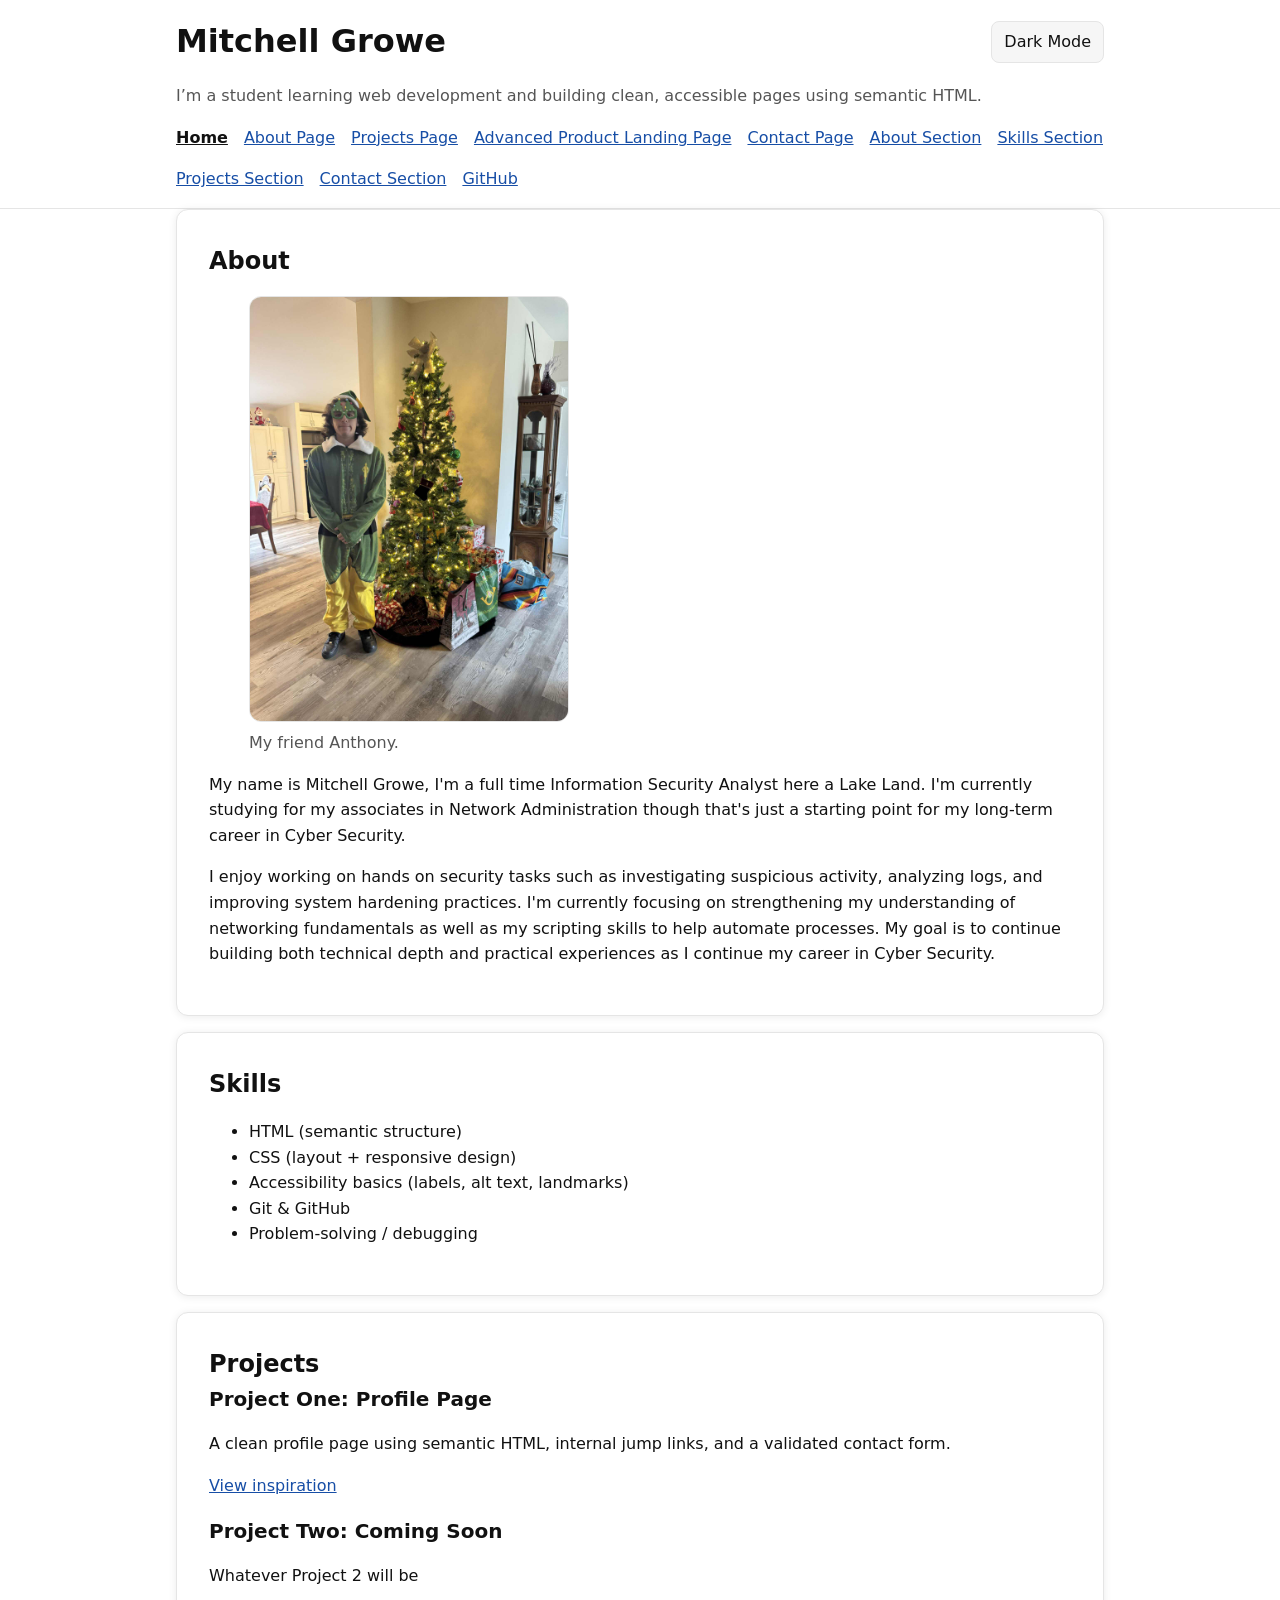
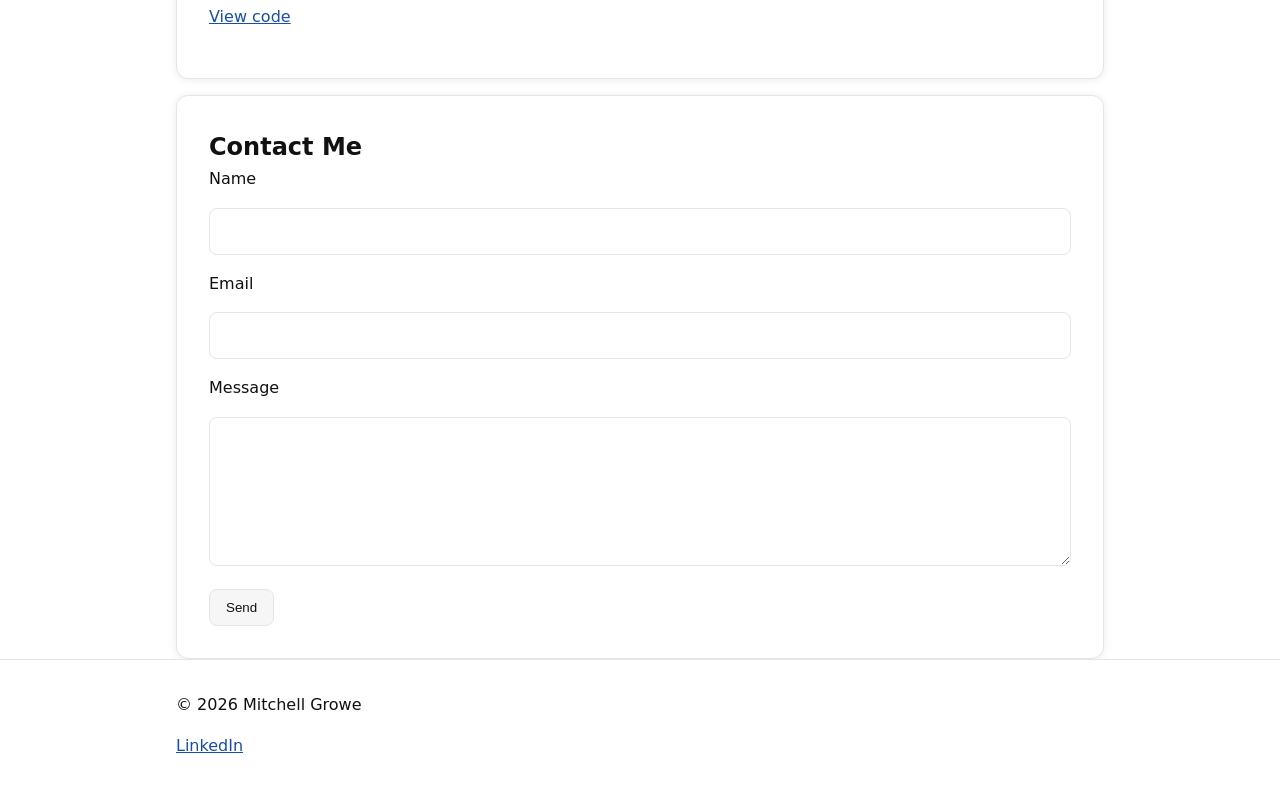
<file: index.html>
<!doctype html>
<html lang="en">
<head>
  <meta charset="utf-8" />
  <meta name="viewport" content="width=device-width, initial-scale=1" />
  <title>Mitchell Growe | Profile</title>
  <link rel="stylesheet" href="styles/style.css" />
  <script src="site.js" defer></script>
</head>

<body>
  <a class="skip-link" href="#main">Skip to main content</a>

  <header class="site-header">
    <div class="container stack">
      <div class="header-top">
        <h1>Mitchell Growe</h1>
        <button id="theme-toggle" class="theme-toggle" type="button" aria-label="Switch to dark mode">Dark Mode</button>
      </div>
      <p class="muted">
        I’m a student learning web development and building clean, accessible pages using semantic HTML.
      </p>

      <nav aria-label="Primary">
        <ul class="nav-list">
          
          <li><a href="./index.html" aria-current="page">Home</a></li>
          <li><a href="about.html">About Page</a></li>
          <li><a href="projects.html">Projects Page</a></li>
          <li><a href="advanced-product.html">Advanced Product Landing Page</a></li>
          <li><a href="contact.html">Contact Page</a></li>

          
          <li><a href="#about">About Section</a></li>
          <li><a href="#skills">Skills Section</a></li>
          <li><a href="#projects">Projects Section</a></li>
          <li><a href="#contact">Contact Section</a></li>

          
          <li><a href="https://github.com/" target="_blank" rel="noopener">GitHub</a></li>
        </ul>
      </nav>
    </div>
  </header>

  <main id="main" class="container stack">
    <section id="about" aria-labelledby="about-heading" class="card">
      <h2 id="about-heading">About</h2>

      <figure class="profile-figure">
        <img
          src="Anthony.jpg"
          alt="Headshot of Mitchell Growe smiling"
          class="profile-img"
          width="320"
          height="320"
          loading="lazy"
        />
        <figcaption class="muted">My friend Anthony.</figcaption>
      </figure>

      <p>
        My name is Mitchell Growe, I'm a full time Information Security Analyst here a Lake Land. I'm currently studying for my associates in Network Administration though that's just a starting point for my long-term career in Cyber Security.
      </p>
      <p>
        I enjoy working on hands on security tasks such as investigating suspicious activity, analyzing logs, and improving system hardening practices. I'm currently focusing on strengthening my understanding of networking fundamentals as well as my scripting skills to help automate processes. My goal is to continue building both technical depth and practical experiences as I continue my career in Cyber Security.
      </p>
    </section>

    <section id="skills" aria-labelledby="skills-heading" class="card">
      <h2 id="skills-heading">Skills</h2>
      <ul class="skills-list">
        <li>HTML (semantic structure)</li>
        <li>CSS (layout + responsive design)</li>
        <li>Accessibility basics (labels, alt text, landmarks)</li>
        <li>Git &amp; GitHub</li>
        <li>Problem-solving / debugging</li>
      </ul>
    </section>

    <section id="projects" aria-labelledby="projects-heading" class="card">
      <h2 id="projects-heading">Projects</h2>

      <article class="project">
        <h3>Project One: Profile Page</h3>
        <p>
          A clean profile page using semantic HTML, internal jump links, and a validated contact form.
        </p>
        <p>
          <a href="https://www.youtube.com/watch?v=dQw4w9WgXcQ" target="_blank" rel="noopener">View inspiration</a>
        </p>
      </article>

      <article class="project">
        <h3>Project Two: Coming Soon</h3>
        <p>
          Whatever Project 2 will be
        </p>
        <p>
          <a href="https://github.com/" target="_blank" rel="noopener">View code</a>
        </p>
      </article>
    </section>

    <section id="contact" aria-labelledby="contact-heading" class="card">
      <h2 id="contact-heading">Contact Me</h2>

      <form action="#" method="post" class="stack">
        <div class="stack">
          <label for="name">Name</label>
          <input id="name" name="name" type="text" required minlength="2" autocomplete="name" />
        </div>

        <div class="stack">
          <label for="email">Email</label>
          <input id="email" name="email" type="email" required autocomplete="email" />
        </div>

        <div class="stack">
          <label for="message">Message</label>
          <textarea id="message" name="message" required minlength="10" rows="5"></textarea>
        </div>

        <button type="submit" class="btn">Send</button>
      </form>
    </section>
  </main>

  <footer class="site-footer">
    <div class="container stack">
      <p>&copy; <span id="year"></span> Mitchell Growe</p>
      <p>
        <a href="https://www.linkedin.com/in/mitchell-growe" target="_blank" rel="noopener">LinkedIn</a>
      </p>
    </div>
  </footer>

</body>
</html>
</file>
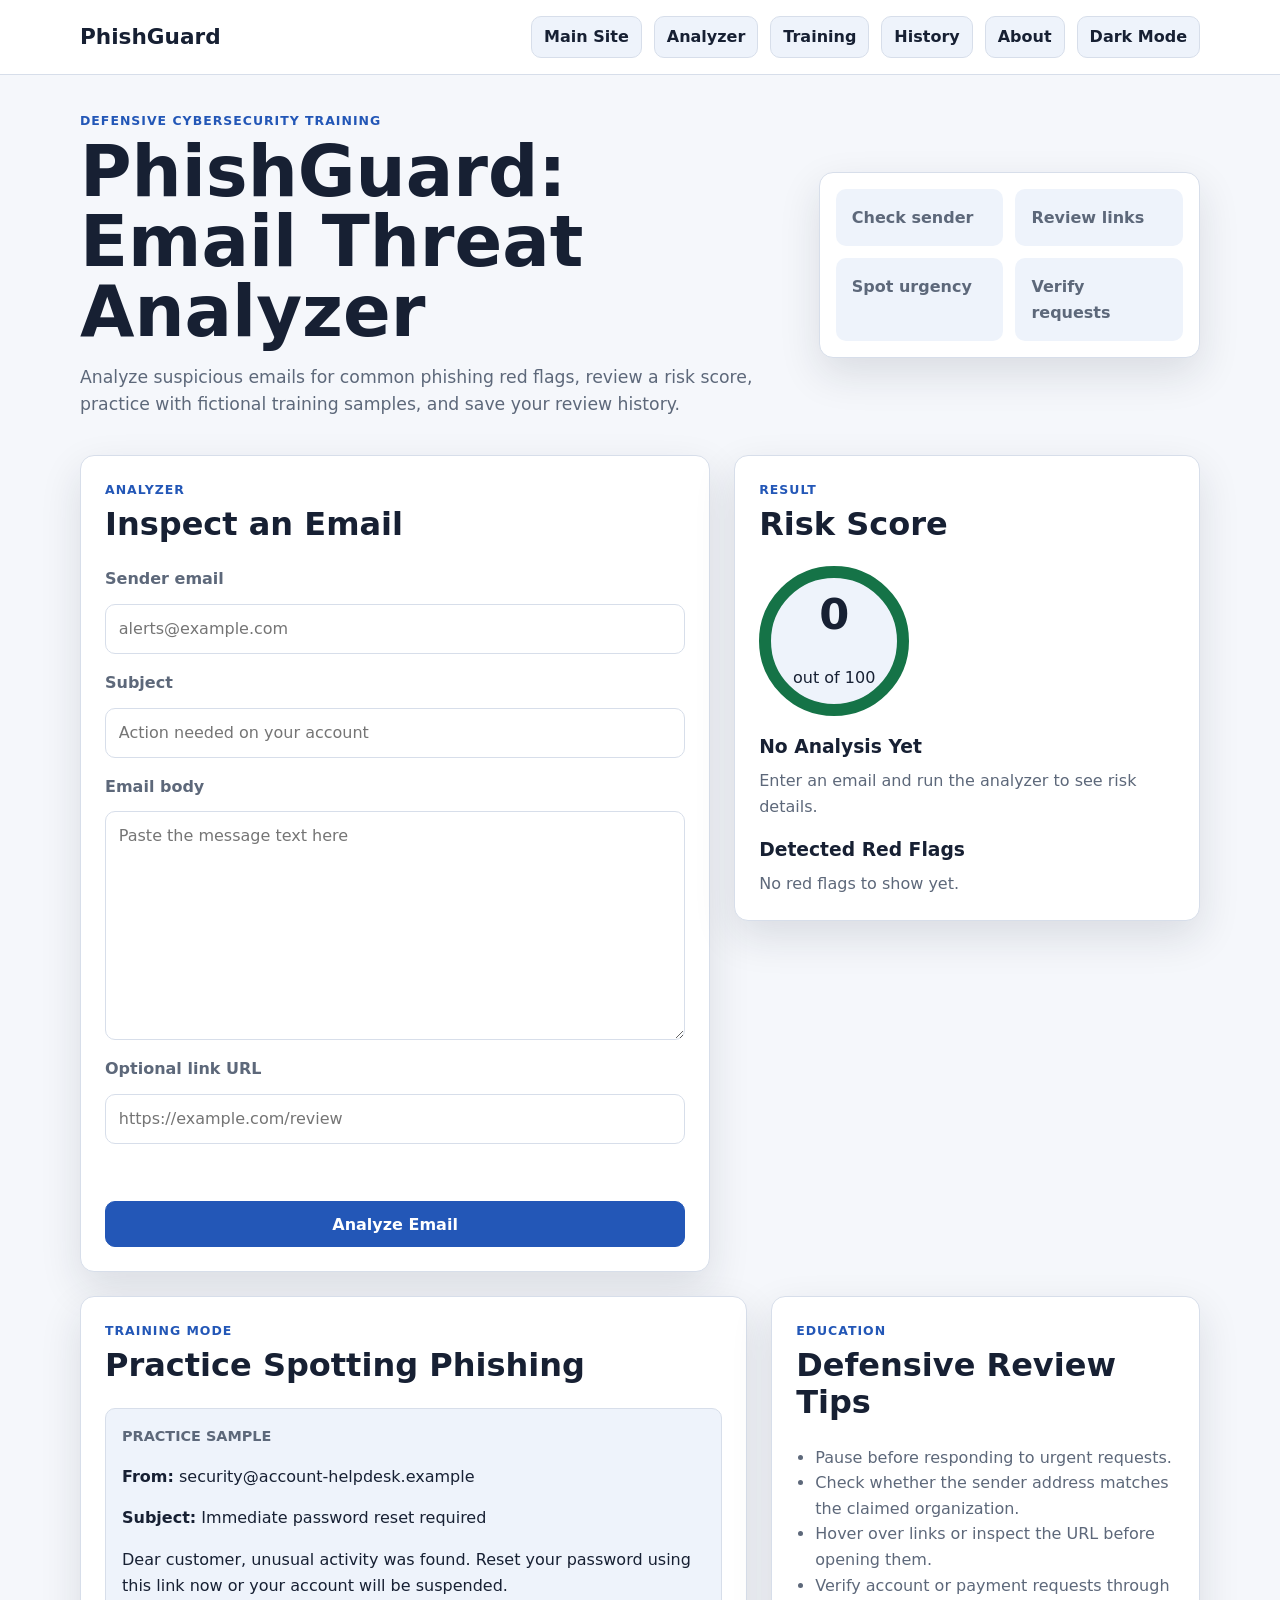
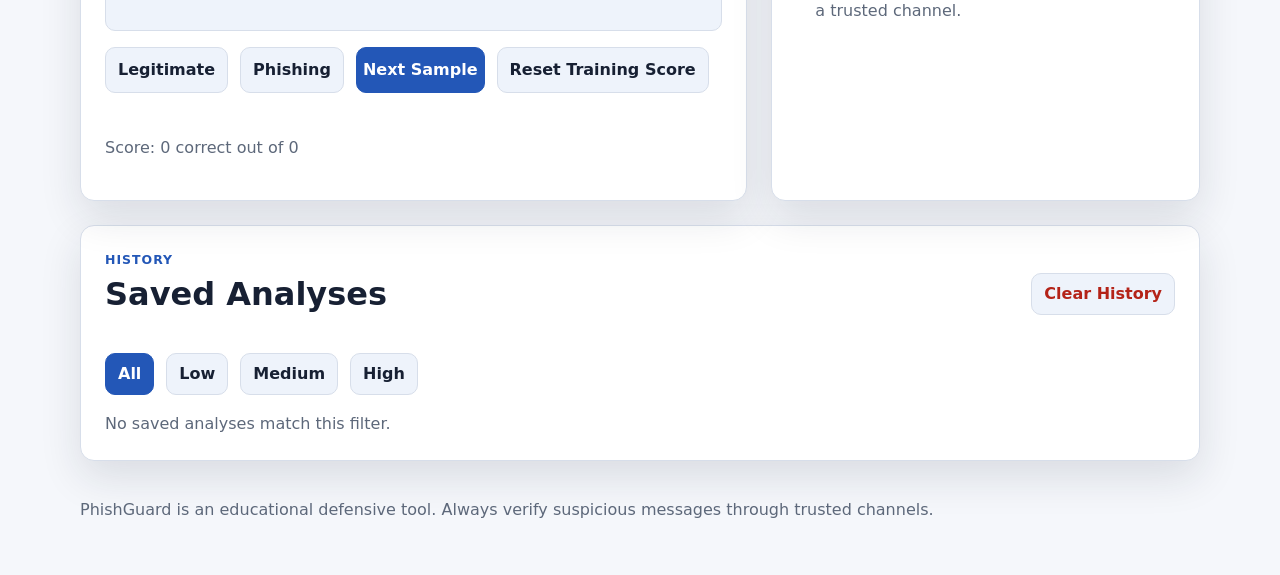
<file: Final-Project/index.html>
<!DOCTYPE html>
<html lang="en">
<head>
  <meta charset="UTF-8">
  <meta name="viewport" content="width=device-width, initial-scale=1.0">
  <title>PhishGuard: Email Threat Analyzer</title>
  <link rel="stylesheet" href="final-project.css">
  <script src="final-project.js" defer></script>
</head>
<body>
  <header class="site-header">
    <nav class="nav-bar" aria-label="Primary navigation">
      <a class="brand" href="#top">PhishGuard</a>
      <div class="nav-links">
        <a href="../index.html">Main Site</a>
        <a href="#analyzer">Analyzer</a>
        <a href="#training">Training</a>
        <a href="#history">History</a>
        <a href="#about">About</a>
        <button id="theme-toggle" class="theme-toggle" type="button" aria-label="Switch to dark mode">Dark Mode</button>
      </div>
    </nav>
  </header>

  <main>
    <section id="top" class="hero section-shell">
      <div>
        <p class="eyebrow">Defensive cybersecurity training</p>
        <h1>PhishGuard: Email Threat Analyzer</h1>
        <p class="hero-text">
          Analyze suspicious emails for common phishing red flags, review a risk score,
          practice with fictional training samples, and save your review history.
        </p>
      </div>
      <div class="hero-panel" aria-label="Phishing defense checklist">
        <span>Check sender</span>
        <span>Review links</span>
        <span>Spot urgency</span>
        <span>Verify requests</span>
      </div>
    </section>

    <section id="analyzer" class="section-shell app-grid" aria-label="Email analyzer and results">
      <article class="card analyzer-card">
        <div class="section-heading">
          <p class="eyebrow">Analyzer</p>
          <h2>Inspect an Email</h2>
        </div>

        <form id="analyzer-form" class="analyzer-form" novalidate>
          <div class="form-field">
            <label for="sender-email">Sender email</label>
            <input id="sender-email" name="sender-email" type="email" placeholder="alerts@example.com">
          </div>

          <div class="form-field">
            <label for="email-subject">Subject</label>
            <input id="email-subject" name="email-subject" type="text" placeholder="Action needed on your account">
          </div>

          <div class="form-field">
            <label for="email-body">Email body</label>
            <textarea id="email-body" name="email-body" rows="8" placeholder="Paste the message text here"></textarea>
          </div>

          <div class="form-field">
            <label for="link-url">Optional link URL</label>
            <input id="link-url" name="link-url" type="url" placeholder="https://example.com/review">
          </div>

          <p id="validation-message" class="validation-message" aria-live="polite"></p>
          <button class="primary-button" type="submit">Analyze Email</button>
        </form>
      </article>

      <article class="card result-card" aria-labelledby="result-heading">
        <div class="section-heading">
          <p class="eyebrow">Result</p>
          <h2 id="result-heading">Risk Score</h2>
        </div>

        <div id="score-meter" class="score-meter low-risk">
          <span id="score-value">0</span>
          <span>out of 100</span>
        </div>
        <h3 id="risk-level">No Analysis Yet</h3>
        <p id="risk-explanation" class="muted">
          Enter an email and run the analyzer to see risk details.
        </p>

        <div>
          <h3>Detected Red Flags</h3>
          <div id="red-flags" class="red-flag-list">
            <p class="empty-state">No red flags to show yet.</p>
          </div>
        </div>
      </article>
    </section>

    <section id="training" class="section-shell two-column">
      <article class="card training-card" aria-labelledby="training-heading">
        <div class="section-heading">
          <p class="eyebrow">Training Mode</p>
          <h2 id="training-heading">Practice Spotting Phishing</h2>
        </div>

        <div class="training-sample">
          <div class="sample-topline">
            <span>Practice Sample</span>
          </div>
          <p><strong>From:</strong> <span id="sample-sender"></span></p>
          <p><strong>Subject:</strong> <span id="sample-subject"></span></p>
          <p id="sample-body"></p>
        </div>

        <div class="training-actions" role="group" aria-label="Training answer choices">
          <button class="secondary-button" type="button" data-answer="legitimate">Legitimate</button>
          <button class="secondary-button" type="button" data-answer="phishing">Phishing</button>
          <button id="next-sample" class="primary-button" type="button">Next Sample</button>
          <button id="reset-training" class="secondary-button" type="button">Reset Training Score</button>
        </div>

        <div id="training-feedback" class="feedback-panel" aria-live="polite"></div>
        <p id="training-score" class="muted">Score: 0 correct out of 0</p>
      </article>

      <article id="about" class="card education-card" aria-labelledby="education-heading">
        <div class="section-heading">
          <p class="eyebrow">Education</p>
          <h2 id="education-heading">Defensive Review Tips</h2>
        </div>
        <ul class="tip-list">
          <li>Pause before responding to urgent requests.</li>
          <li>Check whether the sender address matches the claimed organization.</li>
          <li>Hover over links or inspect the URL before opening them.</li>
          <li>Verify account or payment requests through a trusted channel.</li>
        </ul>
      </article>
    </section>

    <section id="history" class="section-shell card history-card" aria-labelledby="history-heading">
      <div class="history-top">
        <div class="section-heading">
          <p class="eyebrow">History</p>
          <h2 id="history-heading">Saved Analyses</h2>
        </div>
        <button id="clear-history" class="danger-button" type="button">Clear History</button>
      </div>

      <div class="history-filters" role="group" aria-label="History filters">
        <button class="history-filter active-filter" type="button" data-risk="all">All</button>
        <button class="history-filter" type="button" data-risk="low">Low</button>
        <button class="history-filter" type="button" data-risk="medium">Medium</button>
        <button class="history-filter" type="button" data-risk="high">High</button>
      </div>

      <div id="history-list" class="history-list" aria-live="polite"></div>
    </section>
  </main>

  <footer class="site-footer">
    <p>PhishGuard is an educational defensive tool. Always verify suspicious messages through trusted channels.</p>
  </footer>
</body>
</html>
</file>
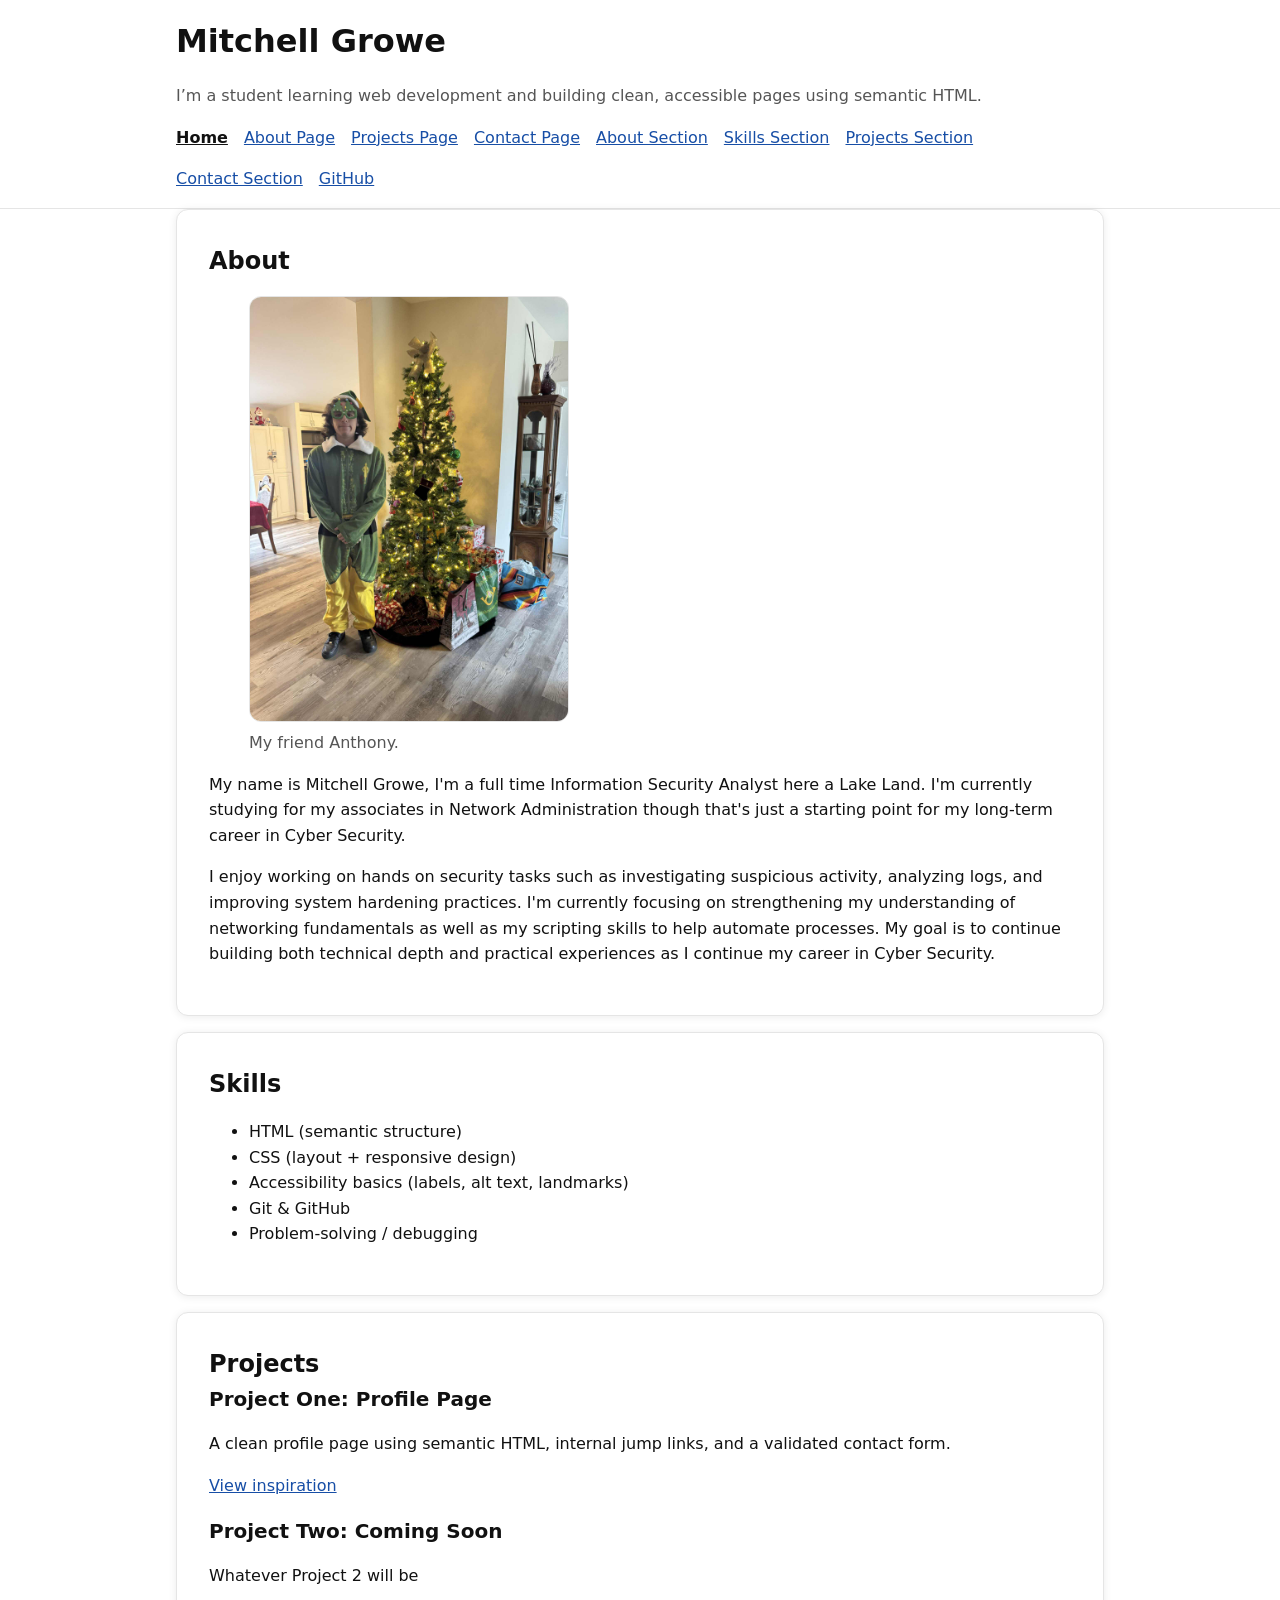
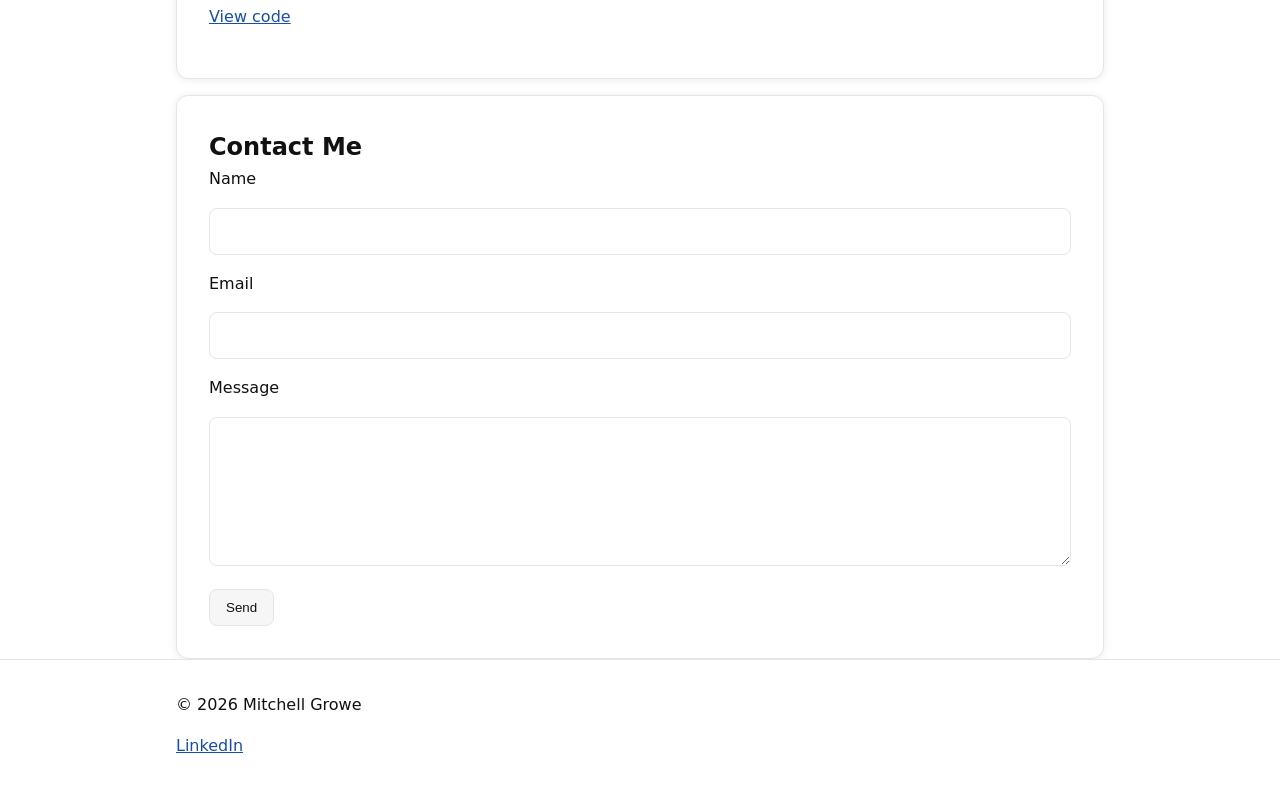
<file: profile-page/index.html>
<!doctype html>
<html lang="en">
<head>
  <meta charset="utf-8" />
  <meta name="viewport" content="width=device-width, initial-scale=1" />
  <title>Mitchell Growe | Profile</title>
  <link rel="stylesheet" href="/styles/style.css" />
</head>

<body>
  <a class="skip-link" href="#main">Skip to main content</a>

  <header class="site-header">
    <div class="container stack">
      <h1>Mitchell Growe</h1>
      <p class="muted">
        I’m a student learning web development and building clean, accessible pages using semantic HTML.
      </p>

      <nav aria-label="Primary">
        <ul class="nav-list">
          
          <li><a href="./index.html" aria-current="page">Home</a></li>
          <li><a href="about.html">About Page</a></li>
          <li><a href="projects.html">Projects Page</a></li>
          <li><a href="contact.html">Contact Page</a></li>

          
          <li><a href="#about">About Section</a></li>
          <li><a href="#skills">Skills Section</a></li>
          <li><a href="#projects">Projects Section</a></li>
          <li><a href="#contact">Contact Section</a></li>

          
          <li><a href="https://github.com/" target="_blank" rel="noopener">GitHub</a></li>
        </ul>
      </nav>
    </div>
  </header>

  <main id="main" class="container stack">
    <section id="about" aria-labelledby="about-heading" class="card">
      <h2 id="about-heading">About</h2>

      <figure class="profile-figure">
        <img
          src="Anthony.jpg"
          alt="Headshot of Mitchell Growe smiling"
          class="profile-img"
          width="320"
          height="320"
          loading="lazy"
        />
        <figcaption class="muted">My friend Anthony.</figcaption>
      </figure>

      <p>
        My name is Mitchell Growe, I'm a full time Information Security Analyst here a Lake Land. I'm currently studying for my associates in Network Administration though that's just a starting point for my long-term career in Cyber Security.
      </p>
      <p>
        I enjoy working on hands on security tasks such as investigating suspicious activity, analyzing logs, and improving system hardening practices. I'm currently focusing on strengthening my understanding of networking fundamentals as well as my scripting skills to help automate processes. My goal is to continue building both technical depth and practical experiences as I continue my career in Cyber Security.
      </p>
    </section>

    <section id="skills" aria-labelledby="skills-heading" class="card">
      <h2 id="skills-heading">Skills</h2>
      <ul class="skills-list">
        <li>HTML (semantic structure)</li>
        <li>CSS (layout + responsive design)</li>
        <li>Accessibility basics (labels, alt text, landmarks)</li>
        <li>Git &amp; GitHub</li>
        <li>Problem-solving / debugging</li>
      </ul>
    </section>

    <section id="projects" aria-labelledby="projects-heading" class="card">
      <h2 id="projects-heading">Projects</h2>

      <article class="project">
        <h3>Project One: Profile Page</h3>
        <p>
          A clean profile page using semantic HTML, internal jump links, and a validated contact form.
        </p>
        <p>
          <a href="https://www.youtube.com/watch?v=dQw4w9WgXcQ" target="_blank" rel="noopener">View inspiration</a>
        </p>
      </article>

      <article class="project">
        <h3>Project Two: Coming Soon</h3>
        <p>
          Whatever Project 2 will be
        </p>
        <p>
          <a href="https://github.com/" target="_blank" rel="noopener">View code</a>
        </p>
      </article>
    </section>

    <section id="contact" aria-labelledby="contact-heading" class="card">
      <h2 id="contact-heading">Contact Me</h2>

      <form action="#" method="post" class="stack">
        <div class="stack">
          <label for="name">Name</label>
          <input id="name" name="name" type="text" required minlength="2" autocomplete="name" />
        </div>

        <div class="stack">
          <label for="email">Email</label>
          <input id="email" name="email" type="email" required autocomplete="email" />
        </div>

        <div class="stack">
          <label for="message">Message</label>
          <textarea id="message" name="message" required minlength="10" rows="5"></textarea>
        </div>

        <button type="submit" class="btn">Send</button>
      </form>
    </section>
  </main>

  <footer class="site-footer">
    <div class="container stack">
      <p>&copy; <span id="year"></span> Mitchell Growe</p>
      <p>
        <a href="https://www.linkedin.com/in/mitchell-growe" target="_blank" rel="noopener">LinkedIn</a>
      </p>
    </div>
  </footer>

  <script>
    document.getElementById("year").textContent = new Date().getFullYear();
  </script>
</body>
</html>
</file>
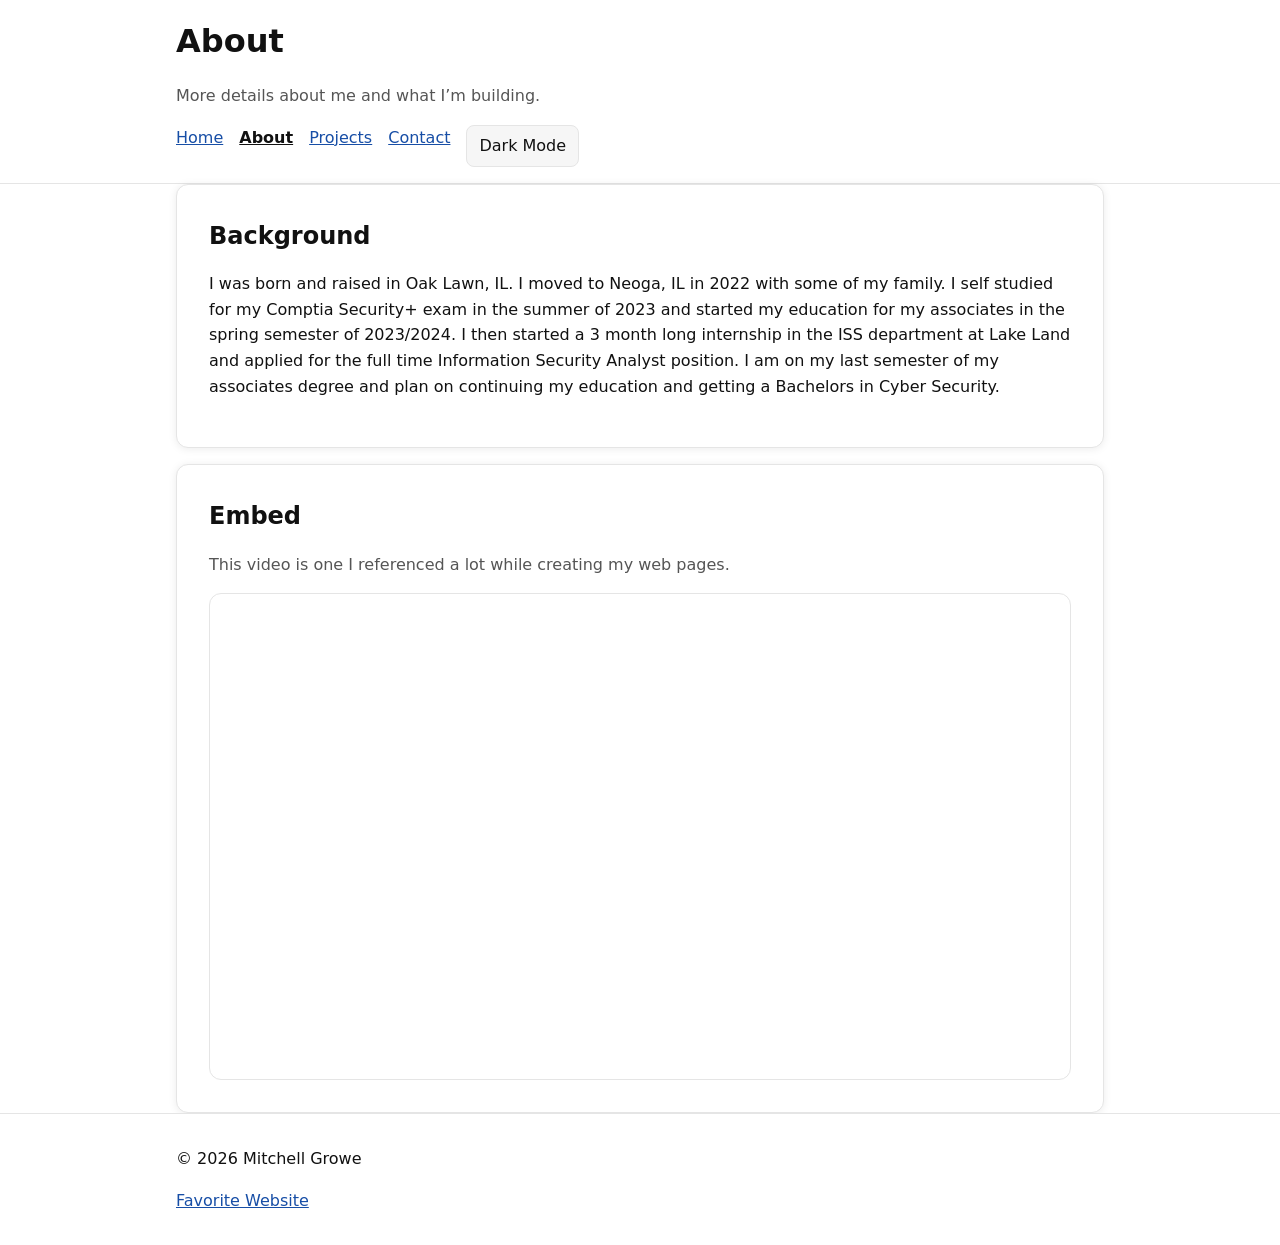
<file: about.html>
<!doctype html>
<html lang="en">
<head>
  <meta charset="utf-8" />
  <meta name="viewport" content="width=device-width, initial-scale=1" />
  <title>Mitchell Growe | About</title>
  <link rel="stylesheet" href="styles/style.css" />
  <script src="site.js" defer></script>
</head>
<body>
  <header class="site-header">
    <div class="container stack">
      <h1>About</h1>
      <p class="muted">More details about me and what I’m building.</p>
      <nav aria-label="Primary">
        <ul class="nav-list">
          <li><a href="./index.html">Home</a></li>
          <li><a href="./about.html" aria-current="page">About</a></li>
          <li><a href="./projects.html">Projects</a></li>
          <li><a href="./contact.html">Contact</a></li>
          <li><button class="theme-toggle" type="button" aria-label="Switch to dark mode">Dark Mode</button></li>
        </ul>
      </nav>
    </div>
  </header>

  <main class="container stack">
    <section class="card">
      <h2>Background</h2>
      <p>I was born and raised in Oak Lawn, IL. I moved to Neoga, IL in 2022 with some of my family. I self studied for my Comptia Security+ exam in the summer of 2023 and started my education for my associates in the spring semester of 2023/2024. I then started a 3 month long internship in the ISS department at Lake Land and applied for the full time Information Security Analyst position. I am on my last semester of my associates degree and plan on continuing my education and getting a Bachelors in Cyber Security.</p>
    </section>

    <section class="card">
      <h2>Embed</h2>
      <p class="muted">This video is one I referenced a lot while creating my web pages.</p>

      <div class="embed">
        <iframe
          title="YouTube video about web development"
          src="https://www.youtube.com/embed/dQw4w9WgXcQ"
          allow="accelerometer; autoplay; clipboard-write; encrypted-media; gyroscope; picture-in-picture"
          allowfullscreen>
        </iframe>
      </div>
    </section>
  </main>

  <footer class="site-footer">
    <div class="container stack">
      <p>&copy; <span id="year"></span> Mitchell Growe</p>
      <p><a href="https://impaulhewitt.com/" target="_blank" rel="noopener">Favorite Website</a></p>
    </div>
  </footer>

</body>
</html>
</file>
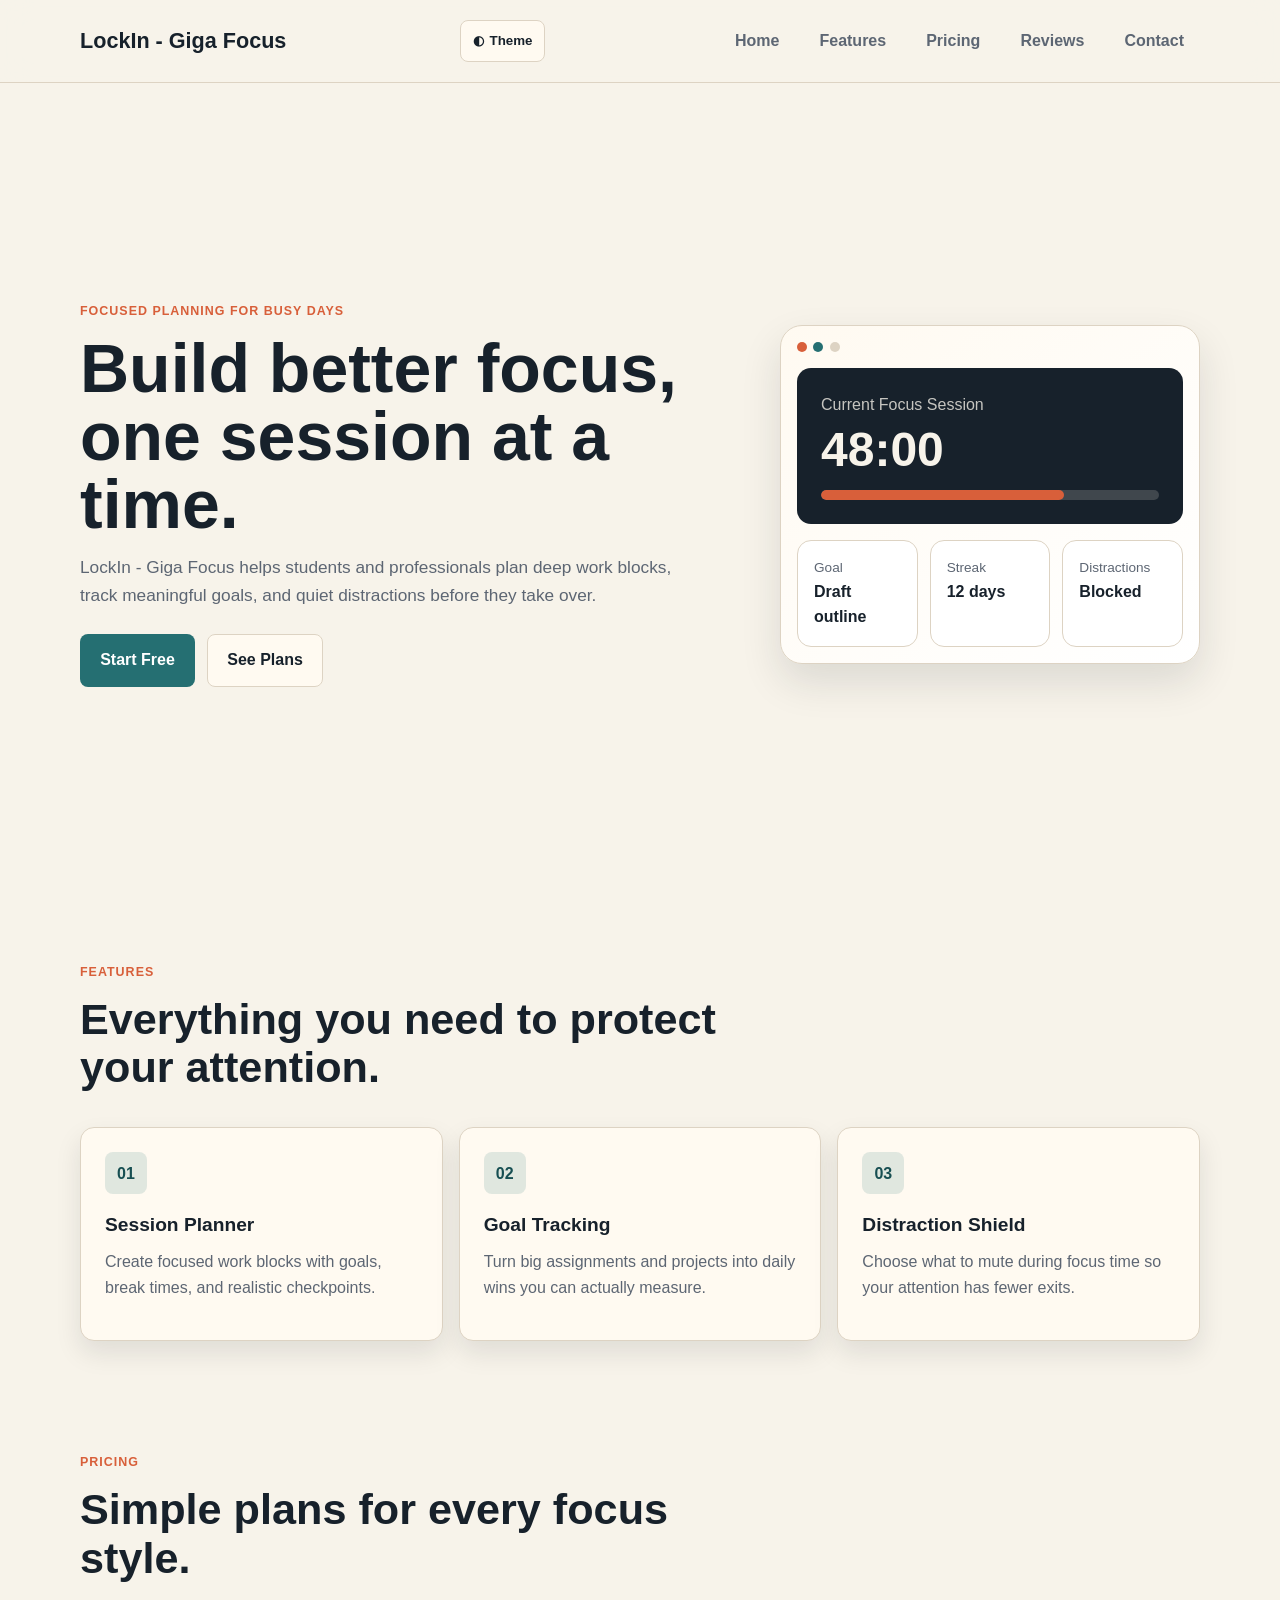
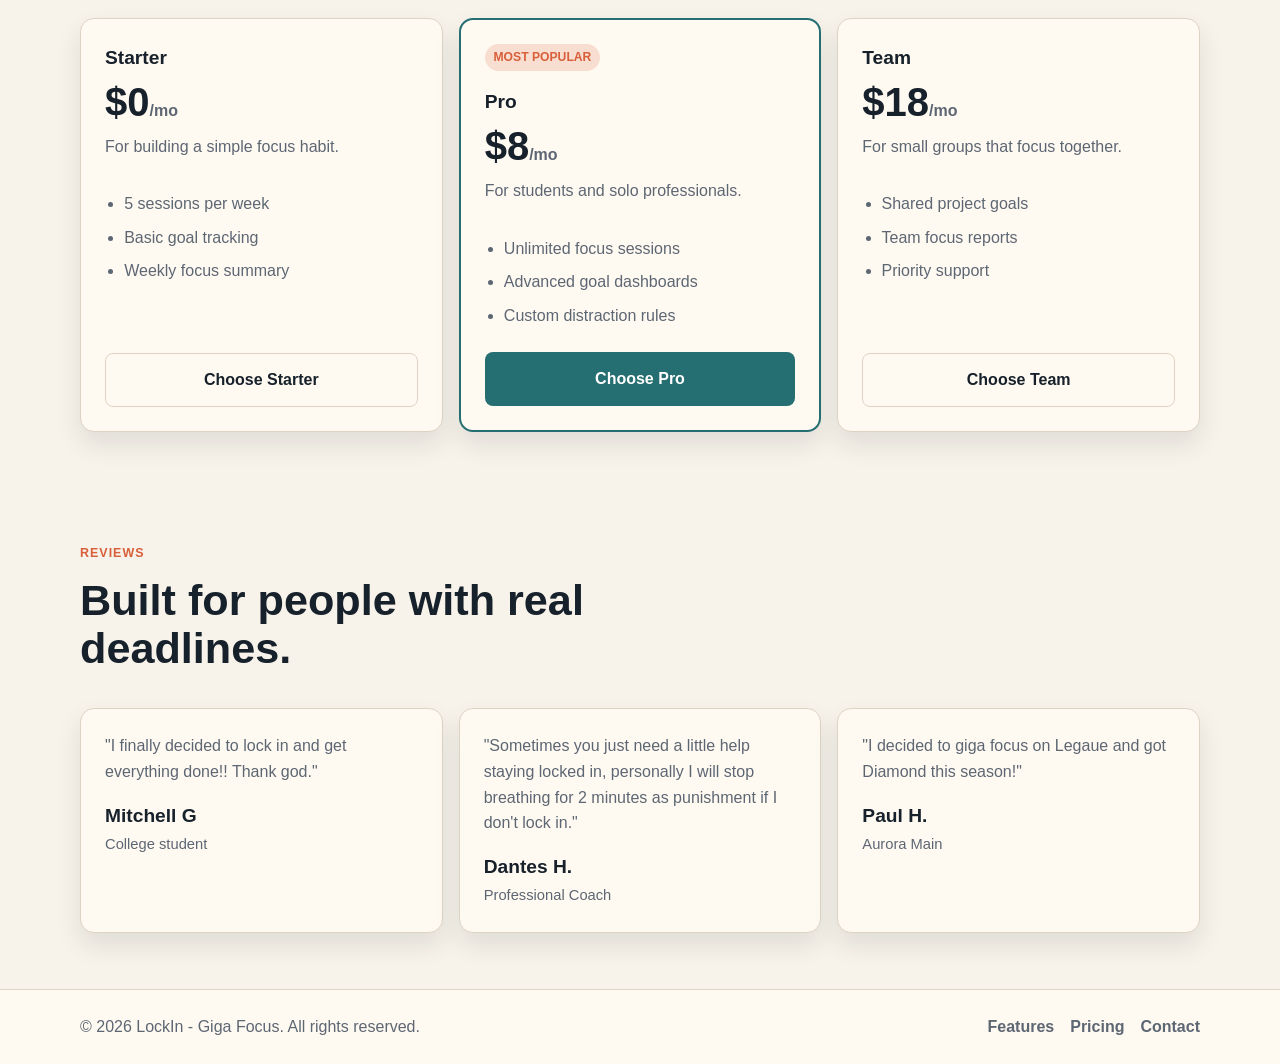
<file: advanced-product.html>
<!DOCTYPE html>
<html lang="en">
<head>
    <meta charset="UTF-8">
    <meta name="viewport" content="width=device-width, initial-scale=1.0">
    <title>LockIn - Giga Focus | Product Landing Page</title>
    <link rel="stylesheet" href="styles/advanced-product.css">
    <script src="advanced-product.js" defer></script>
</head>
<body>
    <header class="site-header">
        <nav class="navbar" aria-label="Main navigation">
            <a class="brand" href="advanced-product.html">LockIn - Giga Focus</a>

            <div class="nav-actions">
                <button class="theme-toggle" type="button" aria-label="Switch to dark theme">
                    <span class="theme-icon" aria-hidden="true">◐</span>
                    <span class="theme-label">Theme</span>
                </button>

                <button class="nav-toggle" type="button" aria-expanded="false" aria-controls="primary-navigation">
                    <span class="nav-toggle-line"></span>
                    <span class="nav-toggle-line"></span>
                    <span class="nav-toggle-line"></span>
                    <span class="screen-reader-text">Menu</span>
                </button>
            </div>

            <ul class="nav-links" id="primary-navigation">
                <li><a href="index.html">Home</a></li>
                <li><a href="#features">Features</a></li>
                <li><a href="#pricing">Pricing</a></li>
                <li><a href="#reviews">Reviews</a></li>
                <li><a href="#contact">Contact</a></li>
            </ul>
        </nav>
    </header>

    <main>
        <section class="hero section-wrap">
            <div class="hero-content">
                <p class="eyebrow">Focused planning for busy days</p>
                <h1>Build better focus, one session at a time.</h1>
                <p class="hero-text">
                    LockIn - Giga Focus helps students and professionals plan deep work blocks,
                    track meaningful goals, and quiet distractions before they take over.
                </p>
                <div class="hero-buttons">
                    <a class="button button-primary" href="#contact">Start Free</a>
                    <a class="button button-secondary" href="#pricing">See Plans</a>
                </div>
            </div>

            <div class="product-mockup" aria-label="LockIn - Giga Focus app dashboard preview">
                <div class="mockup-topbar">
                    <span></span>
                    <span></span>
                    <span></span>
                </div>
                <div class="mockup-session">
                    <p>Current Focus Session</p>
                    <strong>48:00</strong>
                    <div class="progress-bar">
                        <span></span>
                    </div>
                </div>
                <div class="mockup-grid">
                    <div>
                        <span>Goal</span>
                        <strong>Draft outline</strong>
                    </div>
                    <div>
                        <span>Streak</span>
                        <strong>12 days</strong>
                    </div>
                    <div>
                        <span>Distractions</span>
                        <strong>Blocked</strong>
                    </div>
                </div>
            </div>
        </section>

        <section class="features section-wrap" id="features">
            <div class="section-heading">
                <p class="eyebrow">Features</p>
                <h2>Everything you need to protect your attention.</h2>
            </div>

            <div class="feature-grid">
                <article class="info-card">
                    <div class="card-icon" aria-hidden="true">01</div>
                    <h3>Session Planner</h3>
                    <p>Create focused work blocks with goals, break times, and realistic checkpoints.</p>
                </article>
                <article class="info-card">
                    <div class="card-icon" aria-hidden="true">02</div>
                    <h3>Goal Tracking</h3>
                    <p>Turn big assignments and projects into daily wins you can actually measure.</p>
                </article>
                <article class="info-card">
                    <div class="card-icon" aria-hidden="true">03</div>
                    <h3>Distraction Shield</h3>
                    <p>Choose what to mute during focus time so your attention has fewer exits.</p>
                </article>
            </div>
        </section>

        <section class="pricing section-wrap" id="pricing">
            <div class="section-heading">
                <p class="eyebrow">Pricing</p>
                <h2>Simple plans for every focus style.</h2>
            </div>

            <div class="pricing-grid">
                <article class="price-card">
                    <h3>Starter</h3>
                    <p class="price">$0<span>/mo</span></p>
                    <p>For building a simple focus habit.</p>
                    <ul>
                        <li>5 sessions per week</li>
                        <li>Basic goal tracking</li>
                        <li>Weekly focus summary</li>
                    </ul>
                    <a class="button button-secondary" href="#contact">Choose Starter</a>
                </article>

                <article class="price-card featured-card">
                    <p class="popular-label">Most Popular</p>
                    <h3>Pro</h3>
                    <p class="price">$8<span>/mo</span></p>
                    <p>For students and solo professionals.</p>
                    <ul>
                        <li>Unlimited focus sessions</li>
                        <li>Advanced goal dashboards</li>
                        <li>Custom distraction rules</li>
                    </ul>
                    <a class="button button-primary" href="#contact">Choose Pro</a>
                </article>

                <article class="price-card">
                    <h3>Team</h3>
                    <p class="price">$18<span>/mo</span></p>
                    <p>For small groups that focus together.</p>
                    <ul>
                        <li>Shared project goals</li>
                        <li>Team focus reports</li>
                        <li>Priority support</li>
                    </ul>
                    <a class="button button-secondary" href="#contact">Choose Team</a>
                </article>
            </div>
        </section>

        <section class="reviews section-wrap" id="reviews">
            <div class="section-heading">
                <p class="eyebrow">Reviews</p>
                <h2>Built for people with real deadlines.</h2>
            </div>

            <div class="review-list">
                <article class="review-card">
                    <p>"I finally decided to lock in and get everything done!! Thank god."</p>
                    <h3>Mitchell G</h3>
                    <span>College student</span>
                </article>
                <article class="review-card">
                    <p>"Sometimes you just need a little help staying locked in, personally I will stop breathing for 2 minutes as punishment if I don't lock in."</p>
                    <h3>Dantes H.</h3>
                    <span>Professional Coach</span>
                </article>
                <article class="review-card">
                    <p>"I decided to giga focus on Legaue and got Diamond this season!"</p>
                    <h3>Paul H.</h3>
                    <span>Aurora Main</span>
                </article>
            </div>
        </section>
    </main>

    <footer class="site-footer" id="contact">
        <div class="footer-inner">
            <p>&copy; 2026 LockIn - Giga Focus. All rights reserved.</p>
            <div class="footer-links" aria-label="Footer links">
                <a href="#features">Features</a>
                <a href="#pricing">Pricing</a>
                <a href="mailto:hello@LockIn.example">Contact</a>
            </div>
        </div>
    </footer>
</body>
</html>
</file>
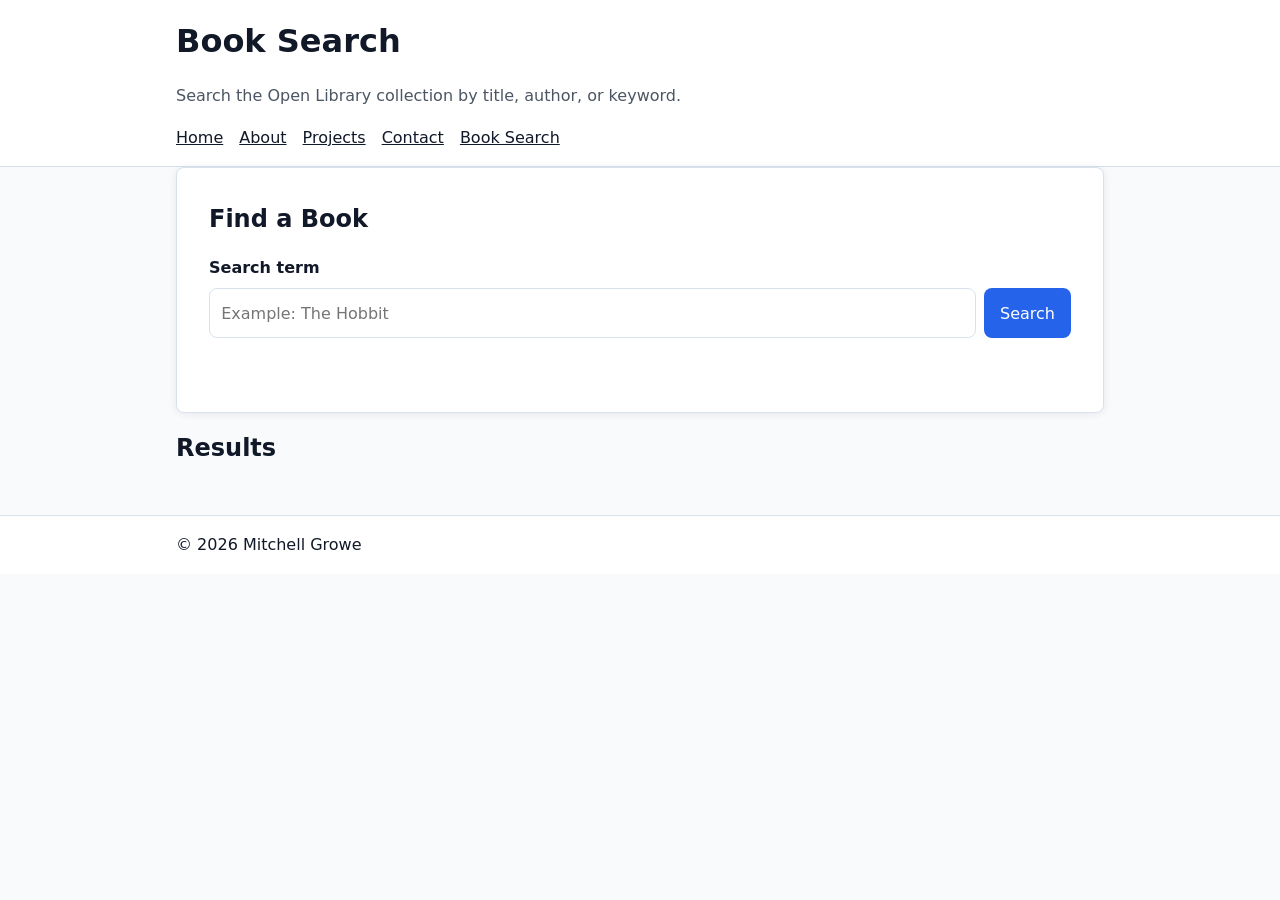
<file: book-search.html>
<!doctype html>
<html lang="en">
<head>
  <meta charset="utf-8" />
  <meta name="viewport" content="width=device-width, initial-scale=1" />
  <title>Book Search | Open Library API</title>
  <link rel="stylesheet" href="styles/book-search.css" />
  <script src="book-search.js" defer></script>
</head>

<body>
  <header class="site-header">
    <div class="container stack">
      <h1>Book Search</h1>
      <p class="muted">Search the Open Library collection by title, author, or keyword.</p>

      <nav aria-label="Primary">
        <ul class="nav-list">
          <li><a href="./index.html">Home</a></li>
          <li><a href="./about.html">About</a></li>
          <li><a href="./projects.html">Projects</a></li>
          <li><a href="./contact.html">Contact</a></li>
          <li><a href="./book-search.html" aria-current="page">Book Search</a></li>
        </ul>
      </nav>
    </div>
  </header>

  <main class="container stack">
    <section class="card stack" aria-labelledby="search-heading">
      <h2 id="search-heading">Find a Book</h2>

      <form id="search-form" class="search-form">
        <label for="search-input">Search term</label>
        <div class="search-row">
          <input
            id="search-input"
            name="search"
            type="search"
            placeholder="Example: The Hobbit"
            autocomplete="off"
          />
          <button type="submit">Search</button>
        </div>
      </form>

      <p id="message" class="message" role="status" aria-live="polite"></p>
    </section>

    <section class="results-section stack" aria-labelledby="results-heading">
      <h2 id="results-heading">Results</h2>
      <div id="results" class="results"></div>
    </section>
  </main>

  <footer class="site-footer">
    <div class="container">
      <p>&copy; <span id="year"></span> Mitchell Growe</p>
    </div>
  </footer>
</body>
</html>
</file>
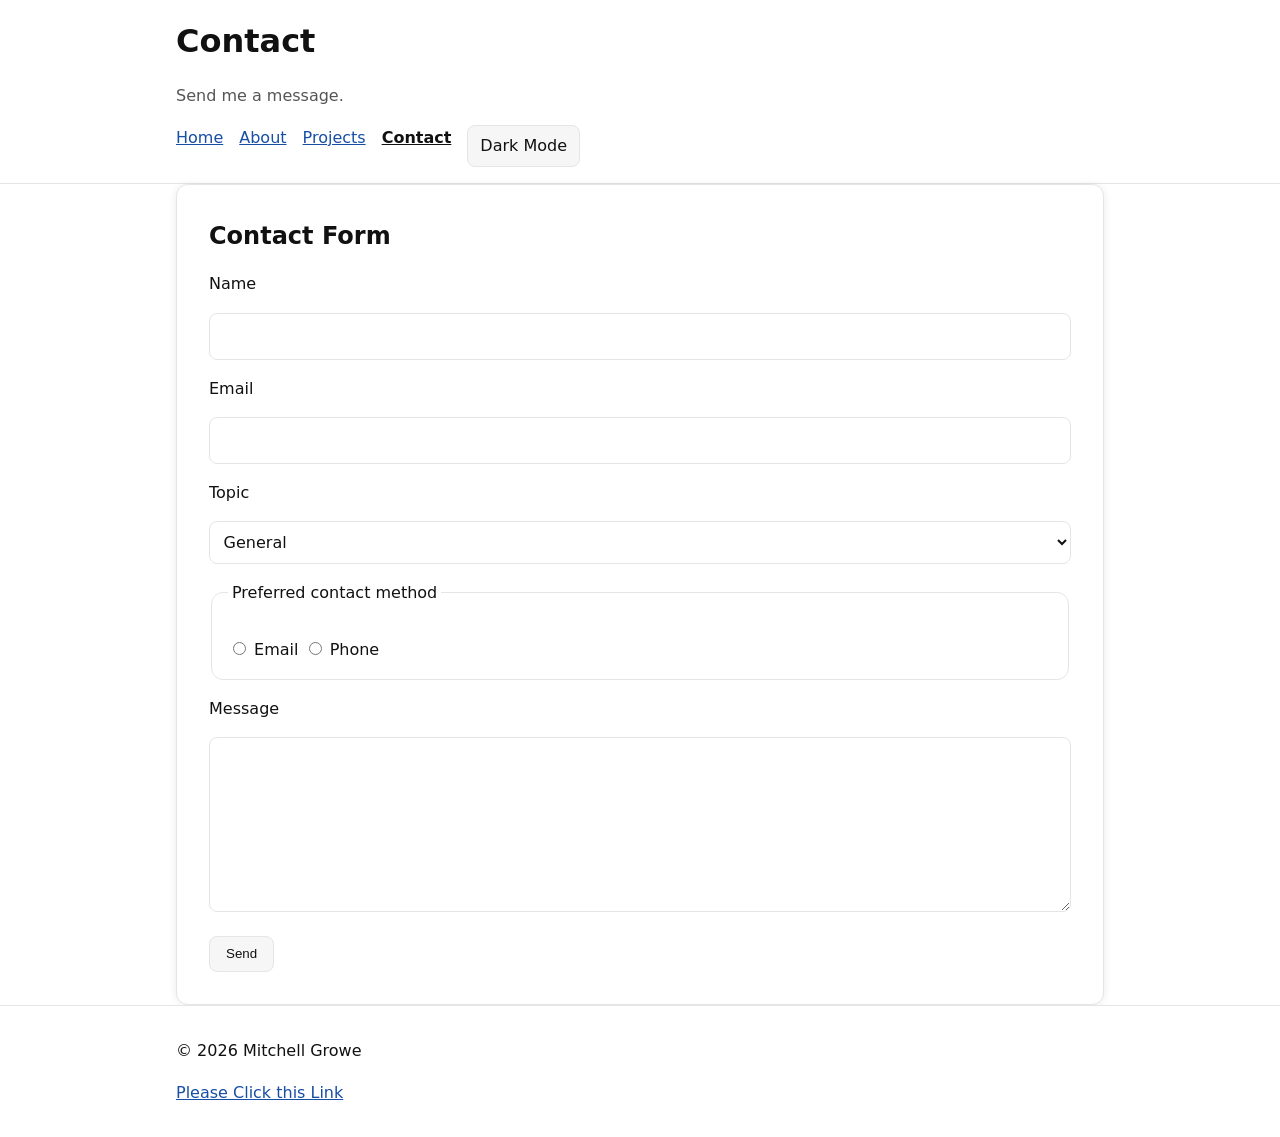
<file: contact.html>
<!doctype html>
<html lang="en">
<head>
  <meta charset="utf-8" />
  <meta name="viewport" content="width=device-width, initial-scale=1" />
  <title>Mitchell Growe | Contact</title>
  <link rel="stylesheet" href="styles/style.css" />
  <script src="site.js" defer></script>
</head>

<body>
  <header class="site-header">
    <div class="container stack">
      <h1>Contact</h1>
      <p class="muted">Send me a message.</p>

      <nav aria-label="Primary">
        <ul class="nav-list">
          <li><a href="./index.html">Home</a></li>
          <li><a href="./about.html">About</a></li>
          <li><a href="./projects.html">Projects</a></li>
          <li><a href="./contact.html" aria-current="page">Contact</a></li>
          <li><button class="theme-toggle" type="button" aria-label="Switch to dark mode">Dark Mode</button></li>
        </ul>
      </nav>
    </div>
  </header>

  <main class="container stack">
    <section class="card stack">
      <h2>Contact Form</h2>

      <form action="#" method="post" class="stack">

        <div class="stack">
          <label for="name">Name</label>
          <input id="name" name="name" type="text" required minlength="2" />
        </div>

        <div class="stack">
          <label for="email">Email</label>
          <input id="email" name="email" type="email" required />
        </div>

        <div class="stack">
          <label for="topic">Topic</label>
          <select id="topic" name="topic">
            <option value="general">General</option>
            <option value="school">School</option>
            <option value="project">Project</option>
          </select>
        </div>

        <!-- Fixed Radio Section -->
        <fieldset class="stack">
          <legend>Preferred contact method</legend>

          <div class="radio-group">
            <label class="radio-option">
              <input
                type="radio"
                id="pref-email"
                name="preferred"
                value="email"
                required
              />
              Email
            </label>

            <label class="radio-option">
              <input
                type="radio"
                id="pref-phone"
                name="preferred"
                value="phone"
              />
              Phone
            </label>
          </div>
        </fieldset>

        <div class="stack">
          <label for="message">Message</label>
          <textarea id="message" name="message" required minlength="10" rows="6"></textarea>
        </div>

        <button type="submit" class="btn">Send</button>
      </form>
    </section>
  </main>

  <footer class="site-footer">
    <div class="container stack">
      <p>&copy; <span id="year"></span> Mitchell Growe</p>
      <p>
        <a href="https://impaulhewitt.com/" target="_blank" rel="noopener">
          Please Click this Link
        </a>
      </p>
    </div>
  </footer>

</body>
</html>
</file>
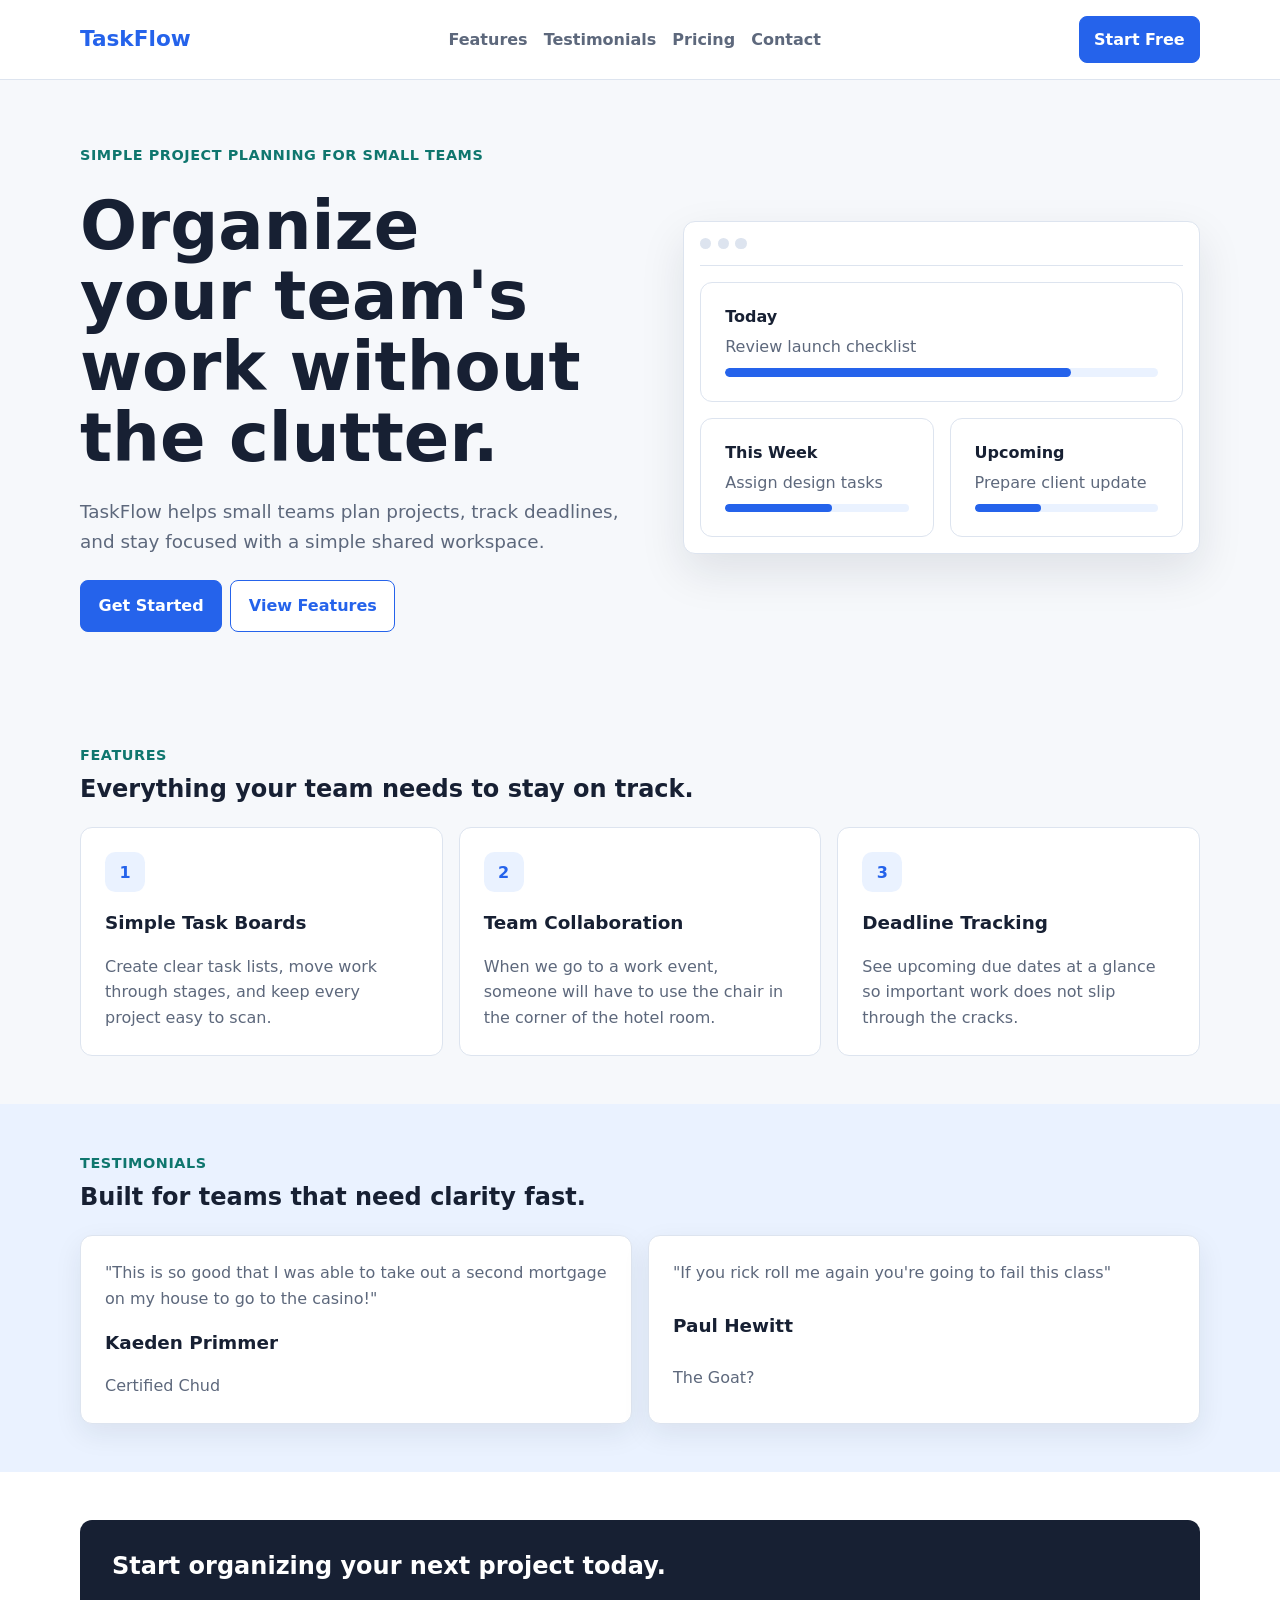
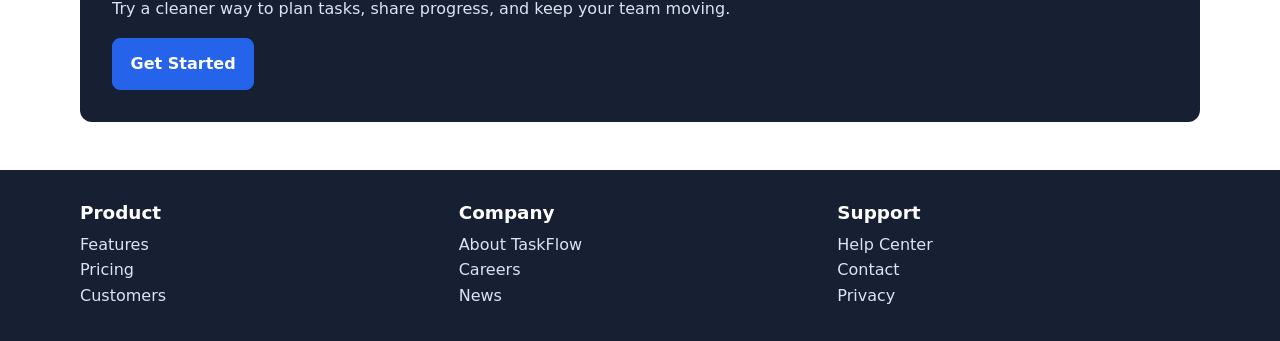
<file: landing-page.html>
<!doctype html>
<html lang="en">
<head>
  <meta charset="utf-8" />
  <meta name="viewport" content="width=device-width, initial-scale=1" />
  <title>TaskFlow | SaaS Landing Page</title>
  <link rel="stylesheet" href="styles/landing-page.css" />
</head>

<body>
  <header class="site-header">
    <nav class="container navbar" aria-label="Primary navigation">
      <a class="brand" href="landing-page.html">TaskFlow</a>

      <ul class="nav-links">
        <li><a href="#features">Features</a></li>
        <li><a href="#testimonials">Testimonials</a></li>
        <li><a href="#pricing">Pricing</a></li>
        <li><a href="#contact">Contact</a></li>
      </ul>

      <a class="button button-small" href="#contact">Start Free</a>
    </nav>
  </header>

  <main>
    <section class="hero">
      <div class="container hero-content">
        <div class="hero-text">
          <p class="eyebrow">Simple project planning for small teams</p>
          <h1>Organize your team&#39;s work without the clutter.</h1>
          <p class="hero-copy">
            TaskFlow helps small teams plan projects, track deadlines, and stay focused with a simple shared workspace.
          </p>

          <div class="button-row">
            <a class="button" href="#pricing">Get Started</a>
            <a class="button button-secondary" href="#features">View Features</a>
          </div>
        </div>

        <div class="hero-preview" aria-label="TaskFlow dashboard preview">
          <div class="preview-header">
            <span></span>
            <span></span>
            <span></span>
          </div>

          <div class="preview-grid">
            <article>
              <h2>Today</h2>
              <p>Review launch checklist</p>
              <div class="progress-bar"><span class="progress-wide"></span></div>
            </article>

            <article>
              <h2>This Week</h2>
              <p>Assign design tasks</p>
              <div class="progress-bar"><span class="progress-medium"></span></div>
            </article>

            <article>
              <h2>Upcoming</h2>
              <p>Prepare client update</p>
              <div class="progress-bar"><span class="progress-small"></span></div>
            </article>
          </div>
        </div>
      </div>
    </section>

    <section id="features" class="section">
      <div class="container">
        <div class="section-heading">
          <p class="eyebrow">Features</p>
          <h2>Everything your team needs to stay on track.</h2>
        </div>

        <div class="feature-grid">
          <article class="card">
            <div class="icon-box">1</div>
            <h3>Simple Task Boards</h3>
            <p>Create clear task lists, move work through stages, and keep every project easy to scan.</p>
          </article>

          <article class="card">
            <div class="icon-box">2</div>
            <h3>Team Collaboration</h3>
            <p>When we go to a work event, someone will have to use the chair in the corner of the hotel room.</p>
          </article>

          <article class="card">
            <div class="icon-box">3</div>
            <h3>Deadline Tracking</h3>
            <p>See upcoming due dates at a glance so important work does not slip through the cracks.</p>
          </article>
        </div>
      </div>
    </section>

    <section id="testimonials" class="section section-soft">
      <div class="container">
        <div class="section-heading">
          <p class="eyebrow">Testimonials</p>
          <h2>Built for teams that need clarity fast.</h2>
        </div>

        <div class="testimonial-grid">
          <article class="testimonial-card">
            <p>
              "This is so good that I was able to take out a second mortgage on my house to go to the casino!"
            </p>
            <h3>Kaeden Primmer</h3>
            <p class="muted">Certified Chud</p>
          </article>

          <article class="testimonial-card">
            <p>
              "If you rick roll me again you're going to fail this class"
            </p>
            <h3>Paul Hewitt</h3>
            <p class="muted">The Goat?</p>
          </article>
        </div>
      </div>
    </section>

    <section id="pricing" class="section cta-section">
      <div class="container cta-box">
        <h2>Start organizing your next project today.</h2>
        <p>Try a cleaner way to plan tasks, share progress, and keep your team moving.</p>
        <a class="button" href="#contact">Get Started</a>
      </div>
    </section>
  </main>

  <footer id="contact" class="site-footer">
    <div class="container footer-grid">
      <section aria-labelledby="footer-product">
        <h2 id="footer-product">Product</h2>
        <ul>
          <li><a href="#features">Features</a></li>
          <li><a href="#pricing">Pricing</a></li>
          <li><a href="#testimonials">Customers</a></li>
        </ul>
      </section>

      <section aria-labelledby="footer-company">
        <h2 id="footer-company">Company</h2>
        <ul>
          <li><a href="landing-page.html">About TaskFlow</a></li>
          <li><a href="landing-page.html">Careers</a></li>
          <li><a href="landing-page.html">News</a></li>
        </ul>
      </section>

      <section aria-labelledby="footer-support">
        <h2 id="footer-support">Support</h2>
        <ul>
          <li><a href="landing-page.html">Help Center</a></li>
          <li><a href="landing-page.html">Contact</a></li>
          <li><a href="landing-page.html">Privacy</a></li>
        </ul>
      </section>
    </div>
  </footer>
</body>
</html>
</file>
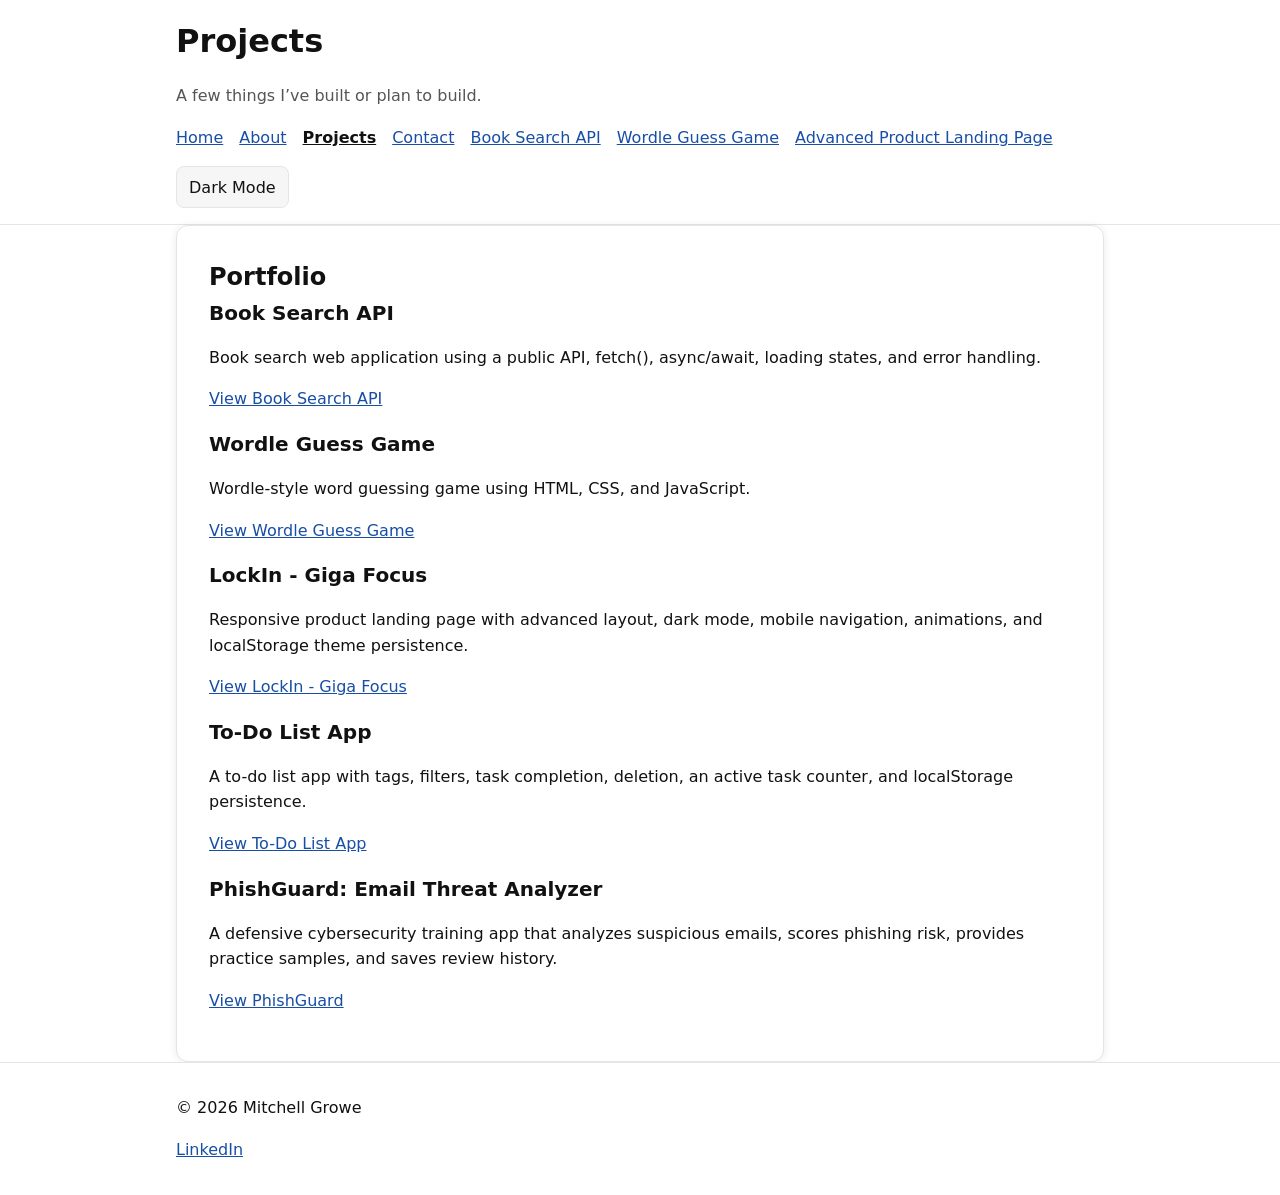
<file: projects.html>
<!doctype html>
<html lang="en">
<head>
  <meta charset="utf-8" />
  <meta name="viewport" content="width=device-width, initial-scale=1" />
  <title>Mitchell Growe | Projects</title>
  <link rel="stylesheet" href="styles/style.css" />
  <script src="site.js" defer></script>
</head>
<body>
  <header class="site-header">
    <div class="container stack">
      <h1>Projects</h1>
      <p class="muted">A few things I’ve built or plan to build.</p>
      <nav aria-label="Primary">
        <ul class="nav-list">
          <li><a href="./index.html">Home</a></li>
          <li><a href="./about.html">About</a></li>
          <li><a href="./projects.html" aria-current="page">Projects</a></li>
          <li><a href="./contact.html">Contact</a></li>
          <li><a href="./book-search.html">Book Search API</a></li>
          <li><a href="./word-game.html">Wordle Guess Game</a></li>
          <li><a href="advanced-product.html">Advanced Product Landing Page</a></li>
          <li><button class="theme-toggle" type="button" aria-label="Switch to dark mode">Dark Mode</button></li>
        </ul>
      </nav>
    </div>
  </header>

  <main class="container stack">
    <section class="card">
      <h2>Portfolio</h2>

      <article class="project">
        <h3>Book Search API</h3>
        <p>Book search web application using a public API, fetch(), async/await, loading states, and error handling.</p>
        <p><a href="book-search.html">View Book Search API</a></p>
      </article>

      <article class="project">
        <h3>Wordle Guess Game</h3>
        <p>Wordle-style word guessing game using HTML, CSS, and JavaScript.</p>
        <p><a href="word-game.html">View Wordle Guess Game</a></p>
      </article>

      <article class="project">
        <h3>LockIn - Giga Focus</h3>
        <p>Responsive product landing page with advanced layout, dark mode, mobile navigation, animations, and localStorage theme persistence.</p>
        <p><a href="advanced-product.html">View LockIn - Giga Focus</a></p>
      </article>

      <article class="project">
        <h3>To-Do List App</h3>
        <p>A to-do list app with tags, filters, task completion, deletion, an active task counter, and localStorage persistence.</p>
        <p><a href="todo-app.html">View To-Do List App</a></p>
      </article>

      <article class="project">
        <h3>PhishGuard: Email Threat Analyzer</h3>
        <p>A defensive cybersecurity training app that analyzes suspicious emails, scores phishing risk, provides practice samples, and saves review history.</p>
        <p><a href="Final-Project/">View PhishGuard</a></p>
      </article>
    </section>
  </main>

  <footer class="site-footer">
    <div class="container stack">
      <p>&copy; <span id="year"></span> Mitchell Growe</p>
      <p><a href="https://www.linkedin.com/in/mitchell-growe" target="_blank" rel="noopener">LinkedIn</a></p>
    </div>
  </footer>

</body>
</html>
</file>
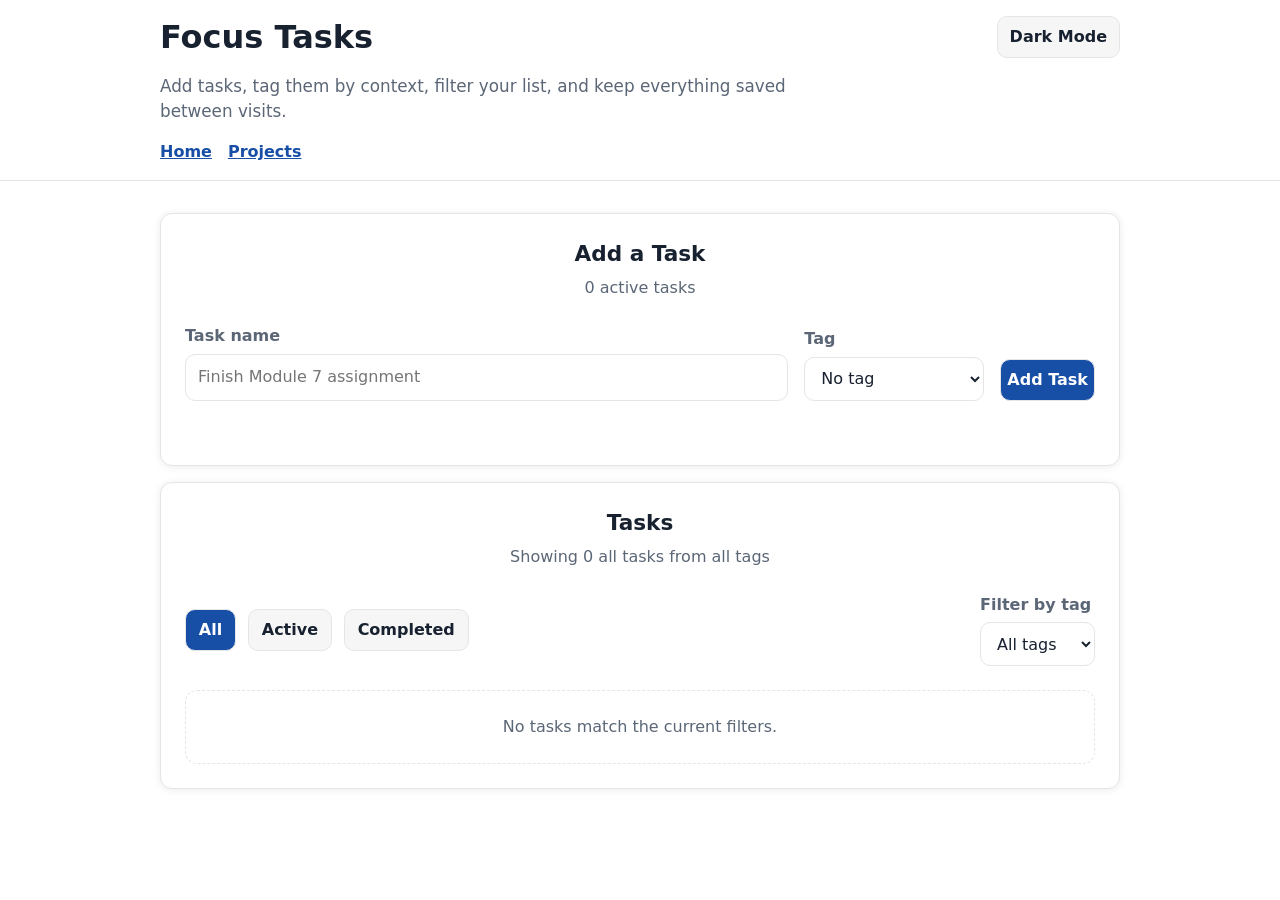
<file: todo-app.html>
<!DOCTYPE html>
<html lang="en">
<head>
  <meta charset="UTF-8">
  <meta name="viewport" content="width=device-width, initial-scale=1.0">
  <title>Focus Tasks | To-Do App</title>
  <link rel="stylesheet" href="styles/todo-app.css">
  <script src="site.js" defer></script>
  <script src="todo-app.js" defer></script>
</head>
<body>
  <a class="skip-link" href="#main">Skip to main content</a>

  <header class="site-header">
    <div class="page-shell stack">
      <div class="header-top">
        <h1>Focus Tasks</h1>
        <button class="theme-toggle" type="button" aria-label="Switch to dark mode">Dark Mode</button>
      </div>
      <p class="intro">Add tasks, tag them by context, filter your list, and keep everything saved between visits.</p>

      <nav aria-label="Primary">
        <ul class="nav-list">
          <li><a href="index.html">Home</a></li>
          <li><a href="projects.html">Projects</a></li>
        </ul>
      </nav>
    </div>
  </header>

  <main id="main" class="page-shell stack">
    <section class="app-card" aria-labelledby="form-heading">
      <div class="section-heading">
        <h2 id="form-heading">Add a Task</h2>
        <p id="task-counter">0 active tasks</p>
      </div>

      <form id="task-form" class="task-form" novalidate>
        <div class="form-field">
          <label for="task-name">Task name</label>
          <input id="task-name" name="task-name" type="text" placeholder="Finish Module 7 assignment">
        </div>

        <div class="form-field">
          <label for="task-tag">Tag</label>
          <select id="task-tag" name="task-tag">
            <option value="">No tag</option>
            <option value="school">School</option>
            <option value="work">Work</option>
            <option value="personal">Personal</option>
          </select>
        </div>

        <button class="primary-button" type="submit">Add Task</button>
      </form>

      <p id="form-error" class="error-message" aria-live="polite"></p>
    </section>

    <section class="app-card" aria-labelledby="filters-heading">
      <div class="section-heading">
        <h2 id="filters-heading">Tasks</h2>
        <p id="filter-status">Showing all tasks</p>
      </div>

      <div class="filters" aria-label="Task filters">
        <div class="filter-group" role="group" aria-label="Completion filters">
          <button class="filter-button active-filter" type="button" data-filter="all">All</button>
          <button class="filter-button" type="button" data-filter="active">Active</button>
          <button class="filter-button" type="button" data-filter="completed">Completed</button>
        </div>

        <div class="tag-filter">
          <label for="tag-filter">Filter by tag</label>
          <select id="tag-filter">
            <option value="all">All tags</option>
            <option value="school">School</option>
            <option value="work">Work</option>
            <option value="personal">Personal</option>
            <option value="none">No tag</option>
          </select>
        </div>
      </div>

      <ul id="task-list" class="task-list" aria-live="polite"></ul>
    </section>
  </main>
</body>
</html>
</file>
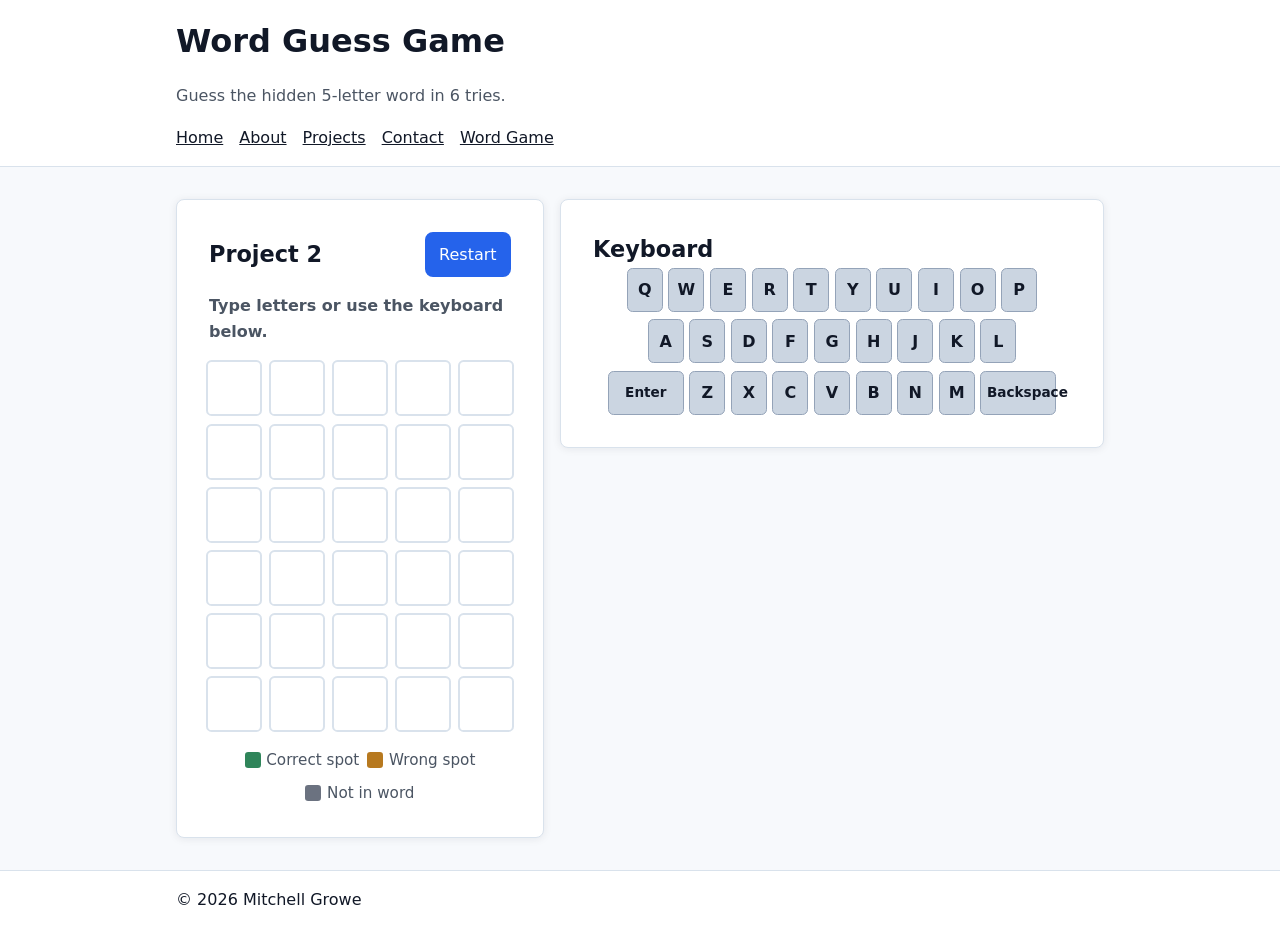
<file: word-game.html>
<!doctype html>
<html lang="en">
<head>
  <meta charset="utf-8" />
  <meta name="viewport" content="width=device-width, initial-scale=1" />
  <title>Word Guess Game</title>
  <link rel="stylesheet" href="styles/word-game.css" />
  <script src="word-game.js" defer></script>
</head>

<body>
  <header class="site-header">
    <div class="container stack">
      <h1>Word Guess Game</h1>
      <p class="muted">Guess the hidden 5-letter word in 6 tries.</p>

      <nav aria-label="Primary">
        <ul class="nav-list">
          <li><a href="./index.html">Home</a></li>
          <li><a href="./about.html">About</a></li>
          <li><a href="./projects.html">Projects</a></li>
          <li><a href="./contact.html">Contact</a></li>
          <li><a href="./word-game.html" aria-current="page">Word Game</a></li>
        </ul>
      </nav>
    </div>
  </header>

  <main class="container game-layout">
    <section class="game-panel stack" aria-labelledby="game-heading">
      <div class="title-row">
        <h2 id="game-heading">Project 2</h2>
        <button id="restart-button" type="button">Restart</button>
      </div>

      <p id="message" class="message" role="status" aria-live="polite">
        Type letters or use the keyboard below.
      </p>

      <div id="guess-grid" class="guess-grid" aria-label="Guess grid"></div>

      <div class="legend" aria-label="Color guide">
        <span><span class="legend-box correct"></span>Correct spot</span>
        <span><span class="legend-box present"></span>Wrong spot</span>
        <span><span class="legend-box absent"></span>Not in word</span>
      </div>
    </section>

    <section class="keyboard-panel stack" aria-labelledby="keyboard-heading">
      <h2 id="keyboard-heading">Keyboard</h2>
      <div id="keyboard" class="keyboard" aria-label="On-screen keyboard"></div>
    </section>
  </main>

  <footer class="site-footer">
    <div class="container">
      <p>&copy; <span id="year"></span> Mitchell Growe</p>
    </div>
  </footer>
</body>
</html>
</file>
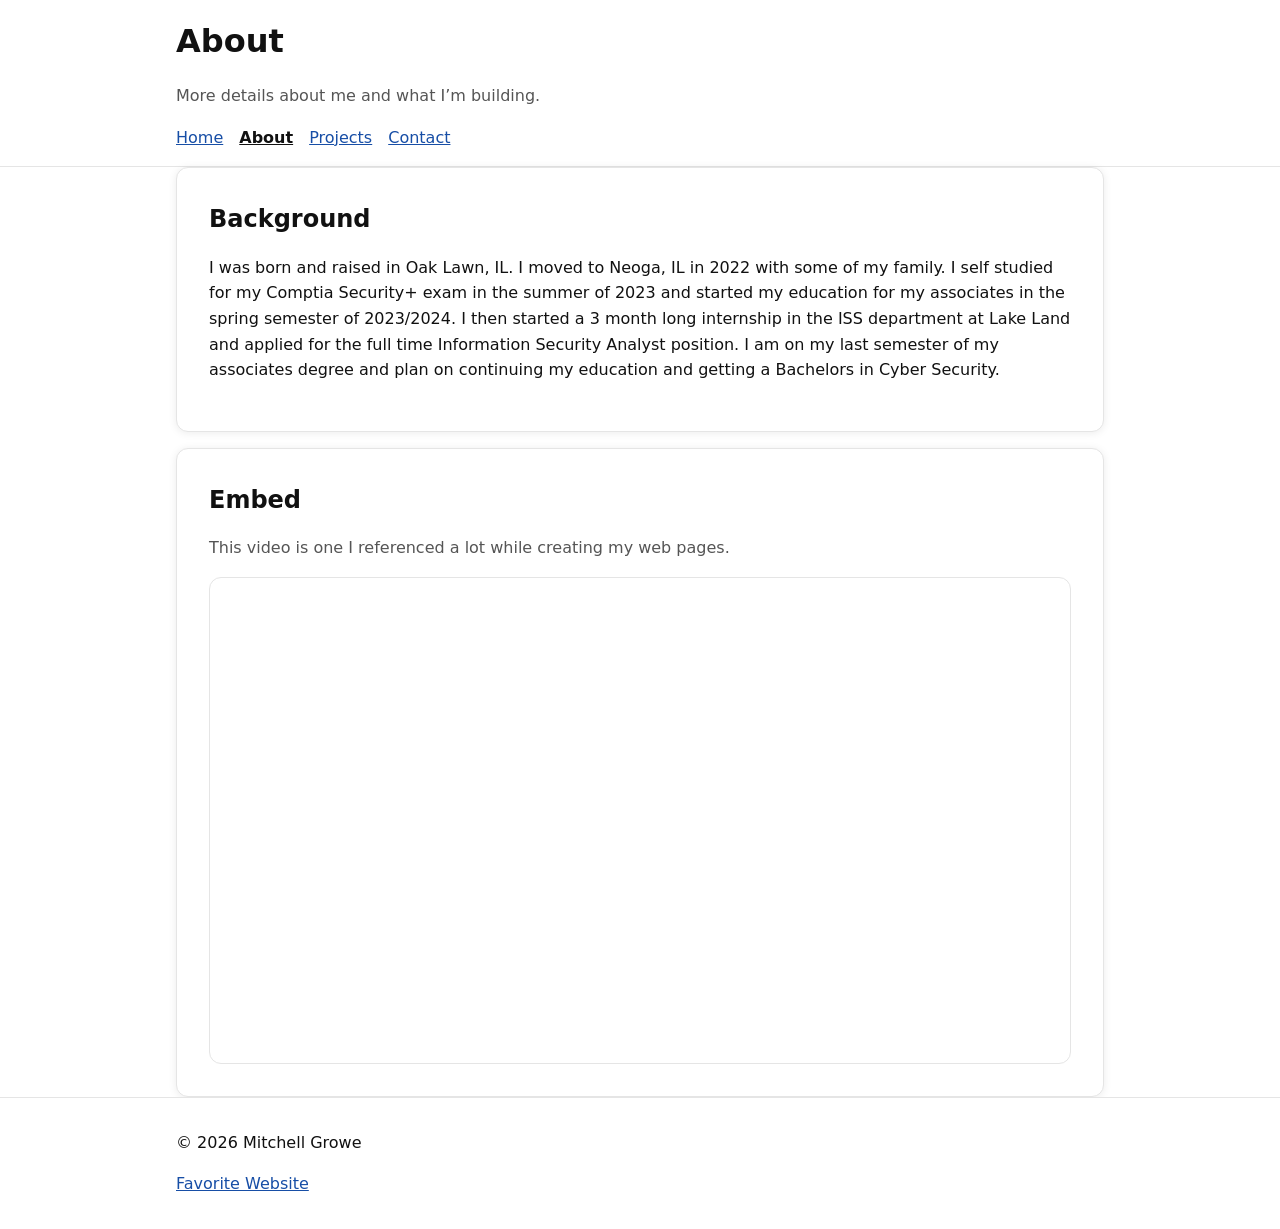
<file: profile-page/about.html>
<!doctype html>
<html lang="en">
<head>
  <meta charset="utf-8" />
  <meta name="viewport" content="width=device-width, initial-scale=1" />
  <title>Mitchell Growe | About</title>
  <link rel="stylesheet" href="/styles/style.css" />
</head>
<body>
  <header class="site-header">
    <div class="container stack">
      <h1>About</h1>
      <p class="muted">More details about me and what I’m building.</p>
      <nav aria-label="Primary">
        <ul class="nav-list">
          <li><a href="./index.html">Home</a></li>
          <li><a href="./about.html" aria-current="page">About</a></li>
          <li><a href="./projects.html">Projects</a></li>
          <li><a href="./contact.html">Contact</a></li>
        </ul>
      </nav>
    </div>
  </header>

  <main class="container stack">
    <section class="card">
      <h2>Background</h2>
      <p>I was born and raised in Oak Lawn, IL. I moved to Neoga, IL in 2022 with some of my family. I self studied for my Comptia Security+ exam in the summer of 2023 and started my education for my associates in the spring semester of 2023/2024. I then started a 3 month long internship in the ISS department at Lake Land and applied for the full time Information Security Analyst position. I am on my last semester of my associates degree and plan on continuing my education and getting a Bachelors in Cyber Security.</p>
    </section>

    <section class="card">
      <h2>Embed</h2>
      <p class="muted">This video is one I referenced a lot while creating my web pages.</p>

      <div class="embed">
        <iframe
          title="YouTube video about web development"
          src="https://www.youtube.com/embed/dQw4w9WgXcQ"
          allow="accelerometer; autoplay; clipboard-write; encrypted-media; gyroscope; picture-in-picture"
          allowfullscreen>
        </iframe>
      </div>
    </section>
  </main>

  <footer class="site-footer">
    <div class="container stack">
      <p>&copy; <span id="year"></span> Mitchell Growe</p>
      <p><a href="https://impaulhewitt.com/" target="_blank" rel="noopener">Favorite Website</a></p>
    </div>
  </footer>

  <script>
    document.getElementById("year").textContent = new Date().getFullYear();
  </script>
</body>
</html>
</file>
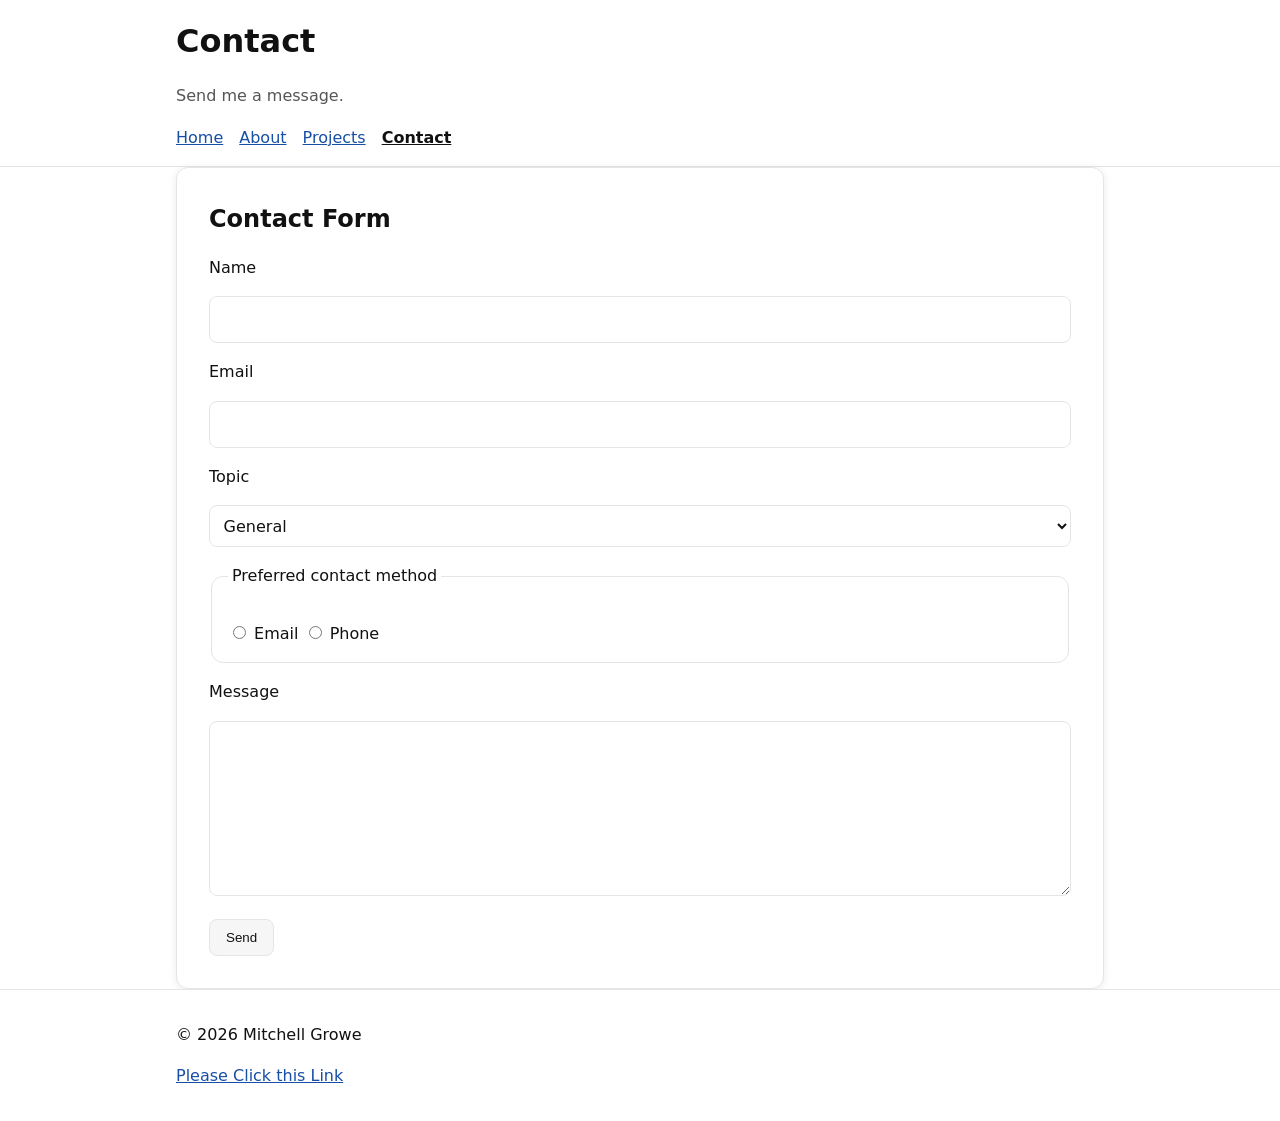
<file: profile-page/contact.html>
<!doctype html>
<html lang="en">
<head>
  <meta charset="utf-8" />
  <meta name="viewport" content="width=device-width, initial-scale=1" />
  <title>Mitchell Growe | Contact</title>
  <link rel="stylesheet" href="../styles/style.css" />
</head>

<body>
  <header class="site-header">
    <div class="container stack">
      <h1>Contact</h1>
      <p class="muted">Send me a message.</p>

      <nav aria-label="Primary">
        <ul class="nav-list">
          <li><a href="./index.html">Home</a></li>
          <li><a href="./about.html">About</a></li>
          <li><a href="./projects.html">Projects</a></li>
          <li><a href="./contact.html" aria-current="page">Contact</a></li>
        </ul>
      </nav>
    </div>
  </header>

  <main class="container stack">
    <section class="card stack">
      <h2>Contact Form</h2>

      <form action="#" method="post" class="stack">

        <div class="stack">
          <label for="name">Name</label>
          <input id="name" name="name" type="text" required minlength="2" />
        </div>

        <div class="stack">
          <label for="email">Email</label>
          <input id="email" name="email" type="email" required />
        </div>

        <div class="stack">
          <label for="topic">Topic</label>
          <select id="topic" name="topic">
            <option value="general">General</option>
            <option value="school">School</option>
            <option value="project">Project</option>
          </select>
        </div>

        <!-- Fixed Radio Section -->
        <fieldset class="stack">
          <legend>Preferred contact method</legend>

          <div class="radio-group">
            <label class="radio-option">
              <input
                type="radio"
                id="pref-email"
                name="preferred"
                value="email"
                required
              />
              Email
            </label>

            <label class="radio-option">
              <input
                type="radio"
                id="pref-phone"
                name="preferred"
                value="phone"
              />
              Phone
            </label>
          </div>
        </fieldset>

        <div class="stack">
          <label for="message">Message</label>
          <textarea id="message" name="message" required minlength="10" rows="6"></textarea>
        </div>

        <button type="submit" class="btn">Send</button>
      </form>
    </section>
  </main>

  <footer class="site-footer">
    <div class="container stack">
      <p>&copy; <span id="year"></span> Mitchell Growe</p>
      <p>
        <a href="https://impaulhewitt.com/" target="_blank" rel="noopener">
          Please Click this Link
        </a>
      </p>
    </div>
  </footer>

  <script>
    document.getElementById("year").textContent = new Date().getFullYear();
  </script>
</body>
</html>
</file>
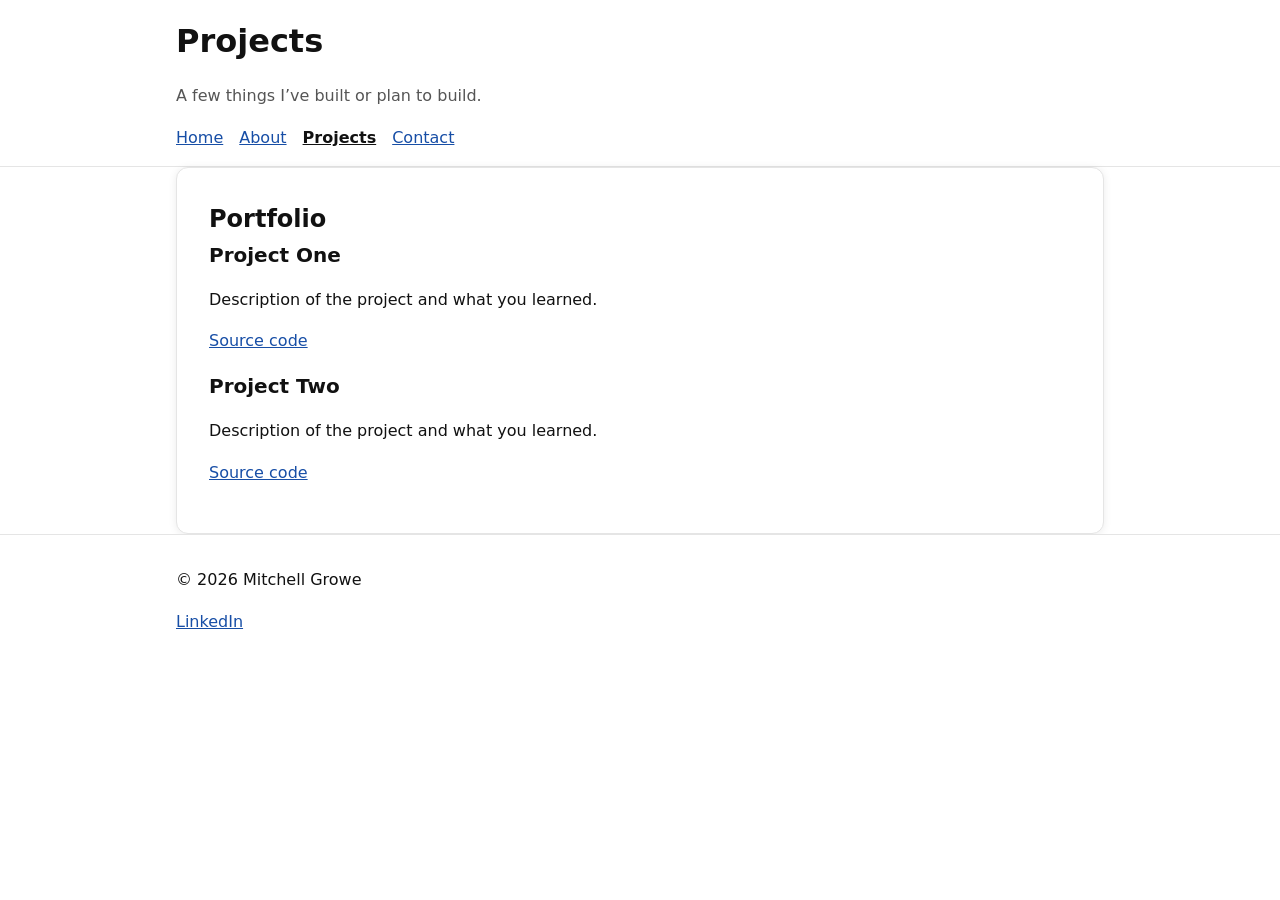
<file: profile-page/projects.html>
<!doctype html>
<html lang="en">
<head>
  <meta charset="utf-8" />
  <meta name="viewport" content="width=device-width, initial-scale=1" />
  <title>Mitchell Growe | Projects</title>
  <link rel="stylesheet" href="../styles/style.css" />
</head>
<body>
  <header class="site-header">
    <div class="container stack">
      <h1>Projects</h1>
      <p class="muted">A few things I’ve built or plan to build.</p>
      <nav aria-label="Primary">
        <ul class="nav-list">
          <li><a href="./index.html">Home</a></li>
          <li><a href="./about.html">About</a></li>
          <li><a href="./projects.html" aria-current="page">Projects</a></li>
          <li><a href="./contact.html">Contact</a></li>
        </ul>
      </nav>
    </div>
  </header>

  <main class="container stack">
    <section class="card">
      <h2>Portfolio</h2>

      <article class="project">
        <h3>Project One</h3>
        <p>Description of the project and what you learned.</p>
        <p><a href="https://github.com/" target="_blank" rel="noopener">Source code</a></p>
      </article>

      <article class="project">
        <h3>Project Two</h3>
        <p>Description of the project and what you learned.</p>
        <p><a href="https://github.com/" target="_blank" rel="noopener">Source code</a></p>
      </article>
    </section>
  </main>

  <footer class="site-footer">
    <div class="container stack">
      <p>&copy; <span id="year"></span> Mitchell Growe</p>
      <p><a href="https://www.linkedin.com/in/mitchell-growe" target="_blank" rel="noopener">LinkedIn</a></p>
    </div>
  </footer>

  <script>
    document.getElementById("year").textContent = new Date().getFullYear();
  </script>
</body>
</html>
</file>
<file: styles/style.css>
:root {
  --max: 60rem;

  --space-1: 0.5rem;
  --space-2: 1rem;
  --space-3: 2rem;

  --bg: #ffffff;
  --surface: #ffffff;
  --surface-soft: #f6f6f6;
  --text: #111111;
  --muted: #555555;
  --link: #174ea6;
  --border: #e5e5e5;
  --focus: #b45309;

  --shadow: 0 1px 8px rgba(0, 0, 0, 0.08);
}

body.dark-theme {
  --bg: #111827;
  --surface: #1f2937;
  --surface-soft: #273449;
  --text: #f9fafb;
  --muted: #d1d5db;
  --link: #93c5fd;
  --border: #4b5563;
  --focus: #fbbf24;

  --shadow: 0 1px 12px rgba(0, 0, 0, 0.35);
}

* { box-sizing: border-box; }

body {
  margin: 0;
  font-family: system-ui, -apple-system, Segoe UI, Roboto, Arial, sans-serif;
  font-size: 1rem;
  line-height: 1.6;
  background: var(--bg);
  color: var(--text);
}

h1 { font-size: 2rem; margin: 0; }
h2 { font-size: 1.5rem; margin: 0; }
h3 { font-size: 1.25rem; margin: 0; }

a { color: var(--link); }
a:hover { text-decoration: none; }
a:focus-visible,
button:focus-visible,
input:focus-visible,
select:focus-visible,
textarea:focus-visible {
  outline: 3px solid var(--focus);
  outline-offset: 3px;
}

.skip-link {
  position: absolute;
  left: var(--space-2);
  top: var(--space-2);
  transform: translateY(-150%);
  background: var(--surface);
  color: var(--text);
  border: 1px solid var(--border);
  border-radius: 0.5rem;
  padding: 0.5rem 0.75rem;
  z-index: 10;
}

.skip-link:focus {
  transform: translateY(0);
}

.site-header,
.site-footer {
  border-bottom: 1px solid var(--border);
  padding: var(--space-2) 0;
  background: var(--surface);
}

.site-footer {
  border-top: 1px solid var(--border);
  border-bottom: none;
}

.container {
  max-width: var(--max);
  margin: 0 auto;
  padding: 0 var(--space-2);
}

.stack > * + * {
  margin-top: var(--space-2);
}

.muted { color: var(--muted); }

.header-top {
  display: flex;
  align-items: center;
  justify-content: space-between;
  gap: var(--space-2);
}

.btn {
  display: inline-block;
  padding: 0.6rem 1rem;
  border: 1px solid var(--border);
  background: var(--surface-soft);
  color: var(--text);
  border-radius: 0.5rem;
  cursor: pointer;
}

.card {
  padding: var(--space-3);
  border: 1px solid var(--border);
  border-radius: 0.75rem;
  background: var(--surface);
  box-shadow: var(--shadow);
}

.nav-list {
  list-style: none;
  padding: 0;
  margin: var(--space-1) 0 0;
  display: flex;
  gap: var(--space-2);
  flex-wrap: wrap;
}

.nav-list a {
  color: var(--link);
}

.nav-list a[aria-current="page"] {
  color: var(--text);
  font-weight: 700;
}

.theme-toggle {
  display: inline-block;
  padding: 0.45rem 0.75rem;
  border: 1px solid var(--border);
  background: var(--surface-soft);
  color: var(--text);
  border-radius: 0.5rem;
  font: inherit;
  cursor: pointer;
}

.theme-toggle:hover,
.btn:hover {
  border-color: var(--link);
}

.profile-img {
  max-width: 100%;
  height: auto;
  border-radius: 0.75rem;
  border: 1px solid var(--border);
}

.embed {
  position: relative;
  width: 100%;
  padding-top: 56.25%;
  border: 1px solid var(--border);
  border-radius: 0.75rem;
  overflow: hidden;
}

.embed iframe {
  position: absolute;
  inset: 0;
  width: 100%;
  height: 100%;
  border: 0;
}


input, select, textarea {
  width: 100%;
  padding: 0.6rem;
  border: 1px solid var(--border);
  border-radius: 0.5rem;
  background: var(--surface);
  color: var(--text);
  font: inherit;
}


input[type="radio"],
input[type="checkbox"] {
  width: auto;
  padding: 0;
}


.choice {
  display: flex;
  align-items: center;
  gap: 0.5rem;
}


fieldset {
  border: 1px solid var(--border);
  border-radius: 0.75rem;
  padding: var(--space-2);
}
legend {
  padding: 0 0.25rem;
}

@media (max-width: 600px) {
  .header-top {
    align-items: flex-start;
    flex-direction: column;
  }
}
</file>
<file: Final-Project/final-project.css>
/* Theme variables */
:root {
  --bg: #f5f7fb;
  --surface: #ffffff;
  --surface-soft: #eef3fb;
  --text: #172033;
  --muted: #5d687a;
  --primary: #2357b7;
  --primary-strong: #183f89;
  --on-primary: #ffffff;
  --border: #d7deea;
  --danger: #b42318;
  --warning: #a15c05;
  --success: #157347;
  --focus: #f59e0b;
  --shadow: 0 16px 42px rgba(23, 32, 51, 0.12);
  --radius: 14px;
  --space-sm: 0.75rem;
  --space-md: 1rem;
  --space-lg: 1.5rem;
  --space-xl: 2.25rem;
  --max-width: 1120px;
  --font-main: system-ui, -apple-system, Segoe UI, Roboto, Arial, sans-serif;
}

body.dark-theme {
  --bg: #101722;
  --surface: #192333;
  --surface-soft: #243247;
  --text: #f7fafc;
  --muted: #c8d1dc;
  --primary: #8ec5ff;
  --primary-strong: #b8dcff;
  --on-primary: #101722;
  --border: #3b4b63;
  --danger: #ffb4a8;
  --warning: #ffd28a;
  --success: #93e2b8;
  --focus: #fbbf24;
  --shadow: 0 16px 42px rgba(0, 0, 0, 0.36);
}

* {
  box-sizing: border-box;
}

html {
  scroll-behavior: smooth;
}

body {
  margin: 0;
  background: var(--bg);
  color: var(--text);
  font-family: var(--font-main);
  line-height: 1.6;
}

a {
  color: var(--primary);
}

button,
input,
textarea {
  font: inherit;
}

button {
  cursor: pointer;
}

a:focus-visible,
button:focus-visible,
input:focus-visible,
textarea:focus-visible {
  outline: 3px solid var(--focus);
  outline-offset: 3px;
}

.site-header {
  position: sticky;
  top: 0;
  z-index: 20;
  border-bottom: 1px solid var(--border);
  background: color-mix(in srgb, var(--surface) 92%, transparent);
  backdrop-filter: blur(14px);
}

.nav-bar {
  display: flex;
  flex-direction: column;
  gap: var(--space-sm);
  width: min(var(--max-width), calc(100% - 2rem));
  margin: 0 auto;
  padding: var(--space-md) 0;
}

.brand {
  color: var(--text);
  font-size: 1.35rem;
  font-weight: 850;
  text-decoration: none;
}

.nav-links {
  display: flex;
  flex-wrap: wrap;
  gap: var(--space-sm);
  align-items: center;
}

.nav-links a,
.theme-toggle,
.secondary-button,
.history-filter,
.danger-button {
  min-height: 42px;
  border: 1px solid var(--border);
  border-radius: 10px;
  background: var(--surface-soft);
  color: var(--text);
  font-weight: 750;
}

.nav-links a {
  display: inline-flex;
  align-items: center;
  padding: 0.45rem 0.75rem;
  text-decoration: none;
}

.theme-toggle,
.secondary-button,
.history-filter,
.danger-button {
  padding: 0.45rem 0.75rem;
}

.section-shell {
  width: min(var(--max-width), calc(100% - 2rem));
  margin: 0 auto;
}

.hero {
  display: grid;
  gap: var(--space-lg);
  padding: var(--space-xl) 0;
}

.eyebrow {
  margin: 0 0 0.35rem;
  color: var(--primary);
  font-size: 0.78rem;
  font-weight: 850;
  letter-spacing: 0.08em;
  text-transform: uppercase;
}

h1,
h2,
h3,
p {
  margin-top: 0;
}

h1 {
  max-width: 760px;
  margin-bottom: var(--space-md);
  font-size: clamp(2.35rem, 12vw, 4.4rem);
  line-height: 1;
}

h2 {
  margin-bottom: 0;
  font-size: clamp(1.45rem, 6vw, 2rem);
  line-height: 1.15;
}

h3 {
  margin-bottom: 0.35rem;
}

.hero-text {
  max-width: 760px;
  margin-bottom: 0;
  color: var(--muted);
  font-size: 1.08rem;
}

.hero-panel,
.card {
  border: 1px solid var(--border);
  border-radius: var(--radius);
  background: var(--surface);
  box-shadow: var(--shadow);
}

.hero-panel {
  display: grid;
  grid-template-columns: repeat(2, 1fr);
  gap: var(--space-sm);
  padding: var(--space-md);
}

.hero-panel span {
  padding: var(--space-md);
  border-radius: 10px;
  background: var(--surface-soft);
  color: var(--muted);
  font-weight: 800;
}

.app-grid,
.two-column {
  display: grid;
  gap: var(--space-lg);
  margin-bottom: var(--space-lg);
}

.card {
  padding: var(--space-lg);
}

.section-heading {
  margin-bottom: var(--space-lg);
}

.muted,
.section-heading + p {
  color: var(--muted);
}

.analyzer-form,
.form-field {
  display: grid;
  gap: var(--space-sm);
}

.analyzer-form {
  gap: var(--space-md);
}

label {
  color: var(--muted);
  font-weight: 750;
}

input,
textarea {
  width: 100%;
  border: 1px solid var(--border);
  border-radius: 10px;
  background: var(--surface);
  color: var(--text);
  padding: 0.7rem 0.8rem;
}

textarea {
  resize: vertical;
}

.validation-message {
  min-height: 1.6rem;
  margin: 0;
  color: var(--danger);
  font-weight: 750;
}

.feedback-panel {
  min-height: 1.6rem;
  margin: 0;
  color: var(--danger);
  font-weight: 750;
}

.feedback-panel p {
  margin-bottom: 0.45rem;
}

.feedback-panel ul {
  margin: 0;
  padding-left: 1.2rem;
}

.correct-feedback {
  color: var(--success);
}

.primary-button {
  min-height: 46px;
  border: 1px solid var(--primary);
  border-radius: 10px;
  background: var(--primary);
  color: var(--on-primary);
  font-weight: 850;
}

.primary-button,
.secondary-button,
.theme-toggle,
.history-filter,
.danger-button,
.nav-links a {
  transition: transform 160ms ease, border-color 160ms ease, background 160ms ease;
}

.primary-button:hover,
.secondary-button:hover,
.theme-toggle:hover,
.history-filter:hover,
.danger-button:hover,
.nav-links a:hover {
  transform: translateY(-2px);
  border-color: var(--primary);
}

button:disabled {
  cursor: not-allowed;
  opacity: 0.6;
}

button:disabled:hover {
  transform: none;
  border-color: var(--border);
}

.score-meter {
  display: grid;
  place-items: center;
  width: 150px;
  height: 150px;
  margin-bottom: var(--space-md);
  border: 12px solid var(--success);
  border-radius: 50%;
  background: var(--surface-soft);
}

.score-meter span:first-child {
  font-size: 2.7rem;
  font-weight: 900;
  line-height: 1;
}

.medium-risk {
  border-color: var(--warning);
}

.high-risk {
  border-color: var(--danger);
}

.red-flag-list,
.history-list {
  display: grid;
  gap: var(--space-sm);
}

.red-flag-card,
.history-item {
  border: 1px solid var(--border);
  border-radius: 10px;
  background: var(--surface-soft);
  padding: var(--space-md);
}

.red-flag-card strong,
.history-item strong {
  display: block;
}

.empty-state {
  margin-bottom: 0;
  color: var(--muted);
}

.training-sample {
  border: 1px solid var(--border);
  border-radius: 10px;
  background: var(--surface-soft);
  padding: var(--space-md);
}

.sample-topline {
  display: flex;
  flex-wrap: wrap;
  align-items: center;
  justify-content: space-between;
  gap: var(--space-sm);
  margin-bottom: var(--space-md);
  color: var(--muted);
  font-size: 0.9rem;
  font-weight: 850;
  text-transform: uppercase;
}

.training-actions,
.history-filters {
  display: flex;
  flex-wrap: wrap;
  gap: var(--space-sm);
  margin: var(--space-md) 0;
}

.tip-list {
  margin: 0;
  padding-left: 1.2rem;
  color: var(--muted);
}

.history-top {
  display: flex;
  flex-direction: column;
  gap: var(--space-md);
}

.danger-button {
  color: var(--danger);
}

.active-filter {
  border-color: var(--primary);
  background: var(--primary);
  color: var(--on-primary);
}

.history-meta {
  color: var(--muted);
  font-size: 0.92rem;
}

.site-footer {
  width: min(var(--max-width), calc(100% - 2rem));
  margin: 0 auto;
  padding: var(--space-xl) 0;
  color: var(--muted);
}

@media (min-width: 700px) {
  .nav-bar,
  .history-top {
    flex-direction: row;
    align-items: center;
    justify-content: space-between;
  }

  .hero {
    grid-template-columns: 1.5fr 0.8fr;
    align-items: center;
  }

  .two-column {
    grid-template-columns: 1.4fr 0.9fr;
  }
}

@media (min-width: 900px) {
  .app-grid {
    grid-template-columns: 1.15fr 0.85fr;
    align-items: start;
  }
}
</file>
<file: styles/advanced-product.css>
/* Theme variables and basic page settings */
:root {
    --color-bg: #f7f3ea;
    --color-surface: #fffaf1;
    --color-surface-strong: #ffffff;
    --color-text: #17212b;
    --color-muted: #5d6673;
    --color-primary: #256f72;
    --color-primary-strong: #174f52;
    --color-accent: #d85f3a;
    --color-border: #ddd3c3;
    --shadow-soft: 0 18px 40px rgba(23, 33, 43, 0.12);
    --shadow-card: 0 12px 26px rgba(23, 33, 43, 0.1);
    --font-main: Arial, Helvetica, sans-serif;
    --space-xs: 0.5rem;
    --space-sm: 0.75rem;
    --space-md: 1rem;
    --space-lg: 1.5rem;
    --space-xl: 2.25rem;
    --space-2xl: 3.5rem;
    --radius-sm: 8px;
    --radius-md: 14px;
    --radius-lg: 22px;
    --transition: 180ms ease;
}

body.dark-theme {
    --color-bg: #101820;
    --color-surface: #17222d;
    --color-surface-strong: #1f2d38;
    --color-text: #f4efe4;
    --color-muted: #c5cbd1;
    --color-primary: #66c7bb;
    --color-primary-strong: #99ded6;
    --color-accent: #ff9f6e;
    --color-border: #34424f;
    --shadow-soft: 0 18px 40px rgba(0, 0, 0, 0.34);
    --shadow-card: 0 12px 26px rgba(0, 0, 0, 0.28);
}

* {
    box-sizing: border-box;
}

html {
    scroll-behavior: smooth;
}

body {
    margin: 0;
    background: var(--color-bg);
    color: var(--color-text);
    font-family: var(--font-main);
    line-height: 1.6;
}

a {
    color: inherit;
    text-decoration: none;
}

ul {
    margin: 0;
    padding: 0;
}

button,
a {
    -webkit-tap-highlight-color: transparent;
}

button:focus-visible,
a:focus-visible {
    outline: 3px solid var(--color-accent);
    outline-offset: 4px;
}

.screen-reader-text {
    position: absolute;
    width: 1px;
    height: 1px;
    padding: 0;
    margin: -1px;
    overflow: hidden;
    clip: rect(0, 0, 0, 0);
    white-space: nowrap;
    border: 0;
}

.section-wrap {
    width: min(1120px, calc(100% - 2rem));
    margin: 0 auto;
}

/* Header and responsive navigation */
.site-header {
    position: sticky;
    top: 0;
    z-index: 10;
    background: color-mix(in srgb, var(--color-bg) 90%, transparent);
    border-bottom: 1px solid var(--color-border);
    backdrop-filter: blur(16px);
}

.navbar {
    display: flex;
    align-items: center;
    justify-content: space-between;
    flex-wrap: wrap;
    gap: var(--space-md);
    width: min(1120px, calc(100% - 2rem));
    margin: 0 auto;
    padding: var(--space-md) 0;
}

.brand {
    font-size: 1.35rem;
    font-weight: 800;
    letter-spacing: 0;
}

.nav-actions {
    display: flex;
    align-items: center;
    gap: var(--space-sm);
}

.theme-toggle,
.nav-toggle {
    display: inline-flex;
    align-items: center;
    justify-content: center;
    min-height: 42px;
    border: 1px solid var(--color-border);
    border-radius: var(--radius-sm);
    background: var(--color-surface);
    color: var(--color-text);
    cursor: pointer;
    transition: transform var(--transition), border-color var(--transition), background var(--transition);
}

.theme-toggle {
    gap: 0.35rem;
    padding: 0 var(--space-sm);
    font-weight: 700;
}

.theme-toggle:hover,
.nav-toggle:hover {
    transform: translateY(-2px);
    border-color: var(--color-primary);
}

.nav-toggle {
    width: 42px;
    flex-direction: column;
    gap: 4px;
}

.nav-toggle-line {
    width: 18px;
    height: 2px;
    background: var(--color-text);
    border-radius: 999px;
}

.nav-links {
    display: none;
    flex-basis: 100%;
    list-style: none;
    background: var(--color-surface);
    border: 1px solid var(--color-border);
    border-radius: var(--radius-md);
    padding: var(--space-sm);
    box-shadow: var(--shadow-card);
}

.nav-links.is-open {
    display: flex;
    flex-direction: column;
    gap: var(--space-xs);
}

.nav-links a {
    display: block;
    padding: var(--space-sm) var(--space-md);
    border-radius: var(--radius-sm);
    color: var(--color-muted);
    font-weight: 700;
    transition: color var(--transition), background var(--transition);
}

.nav-links a:hover {
    background: color-mix(in srgb, var(--color-primary) 12%, transparent);
    color: var(--color-primary-strong);
}

/* Hero section with load animation */
.hero {
    display: flex;
    flex-direction: column;
    gap: var(--space-xl);
    padding: var(--space-2xl) 0;
    animation: fadeSlideIn 700ms ease both;
}

.eyebrow {
    margin: 0 0 var(--space-sm);
    color: var(--color-accent);
    font-size: 0.78rem;
    font-weight: 800;
    letter-spacing: 0.08em;
    text-transform: uppercase;
}

h1,
h2,
h3,
p {
    margin-top: 0;
}

h1 {
    max-width: 720px;
    margin-bottom: var(--space-md);
    font-size: clamp(2.4rem, 12vw, 4.25rem);
    line-height: 1;
    letter-spacing: 0;
}

h2 {
    margin-bottom: var(--space-md);
    font-size: clamp(1.8rem, 8vw, 2.7rem);
    line-height: 1.12;
}

h3 {
    margin-bottom: var(--space-xs);
    font-size: 1.2rem;
}

.hero-text {
    max-width: 620px;
    color: var(--color-muted);
    font-size: 1.08rem;
}

.hero-buttons {
    display: flex;
    flex-direction: column;
    gap: var(--space-sm);
    margin-top: var(--space-lg);
}

.button {
    display: inline-flex;
    align-items: center;
    justify-content: center;
    min-height: 46px;
    padding: 0.8rem 1.2rem;
    border: 1px solid transparent;
    border-radius: var(--radius-sm);
    font-weight: 800;
    transition: transform var(--transition), box-shadow var(--transition), background var(--transition);
}

.button:hover {
    transform: translateY(-3px);
    box-shadow: var(--shadow-card);
}

.button-primary {
    background: var(--color-primary);
    color: #ffffff;
}

.button-primary:hover {
    background: var(--color-primary-strong);
}

.button-secondary {
    background: var(--color-surface);
    border-color: var(--color-border);
    color: var(--color-text);
}

.product-mockup {
    padding: var(--space-md);
    border: 1px solid var(--color-border);
    border-radius: var(--radius-lg);
    background: linear-gradient(145deg, var(--color-surface), var(--color-surface-strong));
    box-shadow: var(--shadow-soft);
}

.mockup-topbar {
    display: flex;
    gap: 0.4rem;
    margin-bottom: var(--space-md);
}

.mockup-topbar span {
    width: 10px;
    height: 10px;
    border-radius: 50%;
    background: var(--color-accent);
}

.mockup-topbar span:nth-child(2) {
    background: var(--color-primary);
}

.mockup-topbar span:nth-child(3) {
    background: var(--color-border);
}

.mockup-session {
    padding: var(--space-lg);
    border-radius: var(--radius-md);
    background: var(--color-text);
    color: var(--color-bg);
}

.mockup-session p {
    margin-bottom: var(--space-xs);
    color: color-mix(in srgb, var(--color-bg) 78%, transparent);
}

.mockup-session strong {
    display: block;
    margin-bottom: var(--space-md);
    font-size: 3rem;
    line-height: 1;
}

.progress-bar {
    height: 10px;
    overflow: hidden;
    border-radius: 999px;
    background: color-mix(in srgb, var(--color-bg) 18%, transparent);
}

.progress-bar span {
    display: block;
    width: 72%;
    height: 100%;
    border-radius: inherit;
    background: var(--color-accent);
}

.mockup-grid {
    display: grid;
    grid-template-columns: 1fr;
    gap: var(--space-sm);
    margin-top: var(--space-md);
}

.mockup-grid div {
    padding: var(--space-md);
    border: 1px solid var(--color-border);
    border-radius: var(--radius-md);
    background: var(--color-surface-strong);
}

.mockup-grid span {
    display: block;
    color: var(--color-muted);
    font-size: 0.85rem;
}

/* Shared section and card styling */
.features,
.pricing,
.reviews {
    padding: var(--space-2xl) 0;
}

.section-heading {
    max-width: 680px;
    margin-bottom: var(--space-xl);
}

.section-heading h2 {
    margin-bottom: 0;
}

.feature-grid,
.pricing-grid {
    display: grid;
    grid-template-columns: 1fr;
    gap: var(--space-md);
}

.info-card,
.price-card,
.review-card {
    border: 1px solid var(--color-border);
    border-radius: var(--radius-md);
    background: var(--color-surface);
    box-shadow: var(--shadow-card);
}

.info-card,
.price-card {
    padding: var(--space-lg);
    transition: transform var(--transition), border-color var(--transition), box-shadow var(--transition);
}

.info-card:hover,
.price-card:hover {
    transform: translateY(-6px);
    border-color: var(--color-primary);
    box-shadow: var(--shadow-soft);
}

.info-card p,
.price-card p,
.review-card p {
    color: var(--color-muted);
}

.card-icon {
    display: inline-flex;
    align-items: center;
    justify-content: center;
    width: 42px;
    height: 42px;
    margin-bottom: var(--space-md);
    border-radius: var(--radius-sm);
    background: color-mix(in srgb, var(--color-primary) 14%, transparent);
    color: var(--color-primary-strong);
    font-weight: 800;
}

.price-card {
    display: flex;
    flex-direction: column;
}

.price {
    margin-bottom: var(--space-sm);
    color: var(--color-text) !important;
    font-size: 2.5rem;
    font-weight: 800;
    line-height: 1;
}

.price span {
    color: var(--color-muted);
    font-size: 1rem;
    font-weight: 700;
}

.price-card ul {
    display: grid;
    gap: var(--space-xs);
    margin: var(--space-md) 0 var(--space-lg);
    padding-left: 1.2rem;
    color: var(--color-muted);
}

.price-card .button {
    margin-top: auto;
}

.featured-card {
    border: 2px solid var(--color-primary);
}

.popular-label {
    display: inline-flex;
    align-self: flex-start;
    margin-bottom: var(--space-md);
    padding: 0.25rem 0.55rem;
    border-radius: 999px;
    background: color-mix(in srgb, var(--color-accent) 18%, transparent);
    color: var(--color-accent) !important;
    font-size: 0.76rem;
    font-weight: 800;
    text-transform: uppercase;
}

.review-list {
    display: flex;
    flex-direction: column;
    gap: var(--space-md);
}

.review-card {
    padding: var(--space-lg);
}

.review-card h3 {
    margin-bottom: 0;
}

.review-card span {
    color: var(--color-muted);
    font-size: 0.92rem;
}

/* Footer */
.site-footer {
    border-top: 1px solid var(--color-border);
    background: var(--color-surface);
}

.footer-inner {
    display: flex;
    flex-direction: column;
    gap: var(--space-md);
    width: min(1120px, calc(100% - 2rem));
    margin: 0 auto;
    padding: var(--space-lg) 0;
}

.footer-inner p {
    margin: 0;
    color: var(--color-muted);
}

.footer-links {
    display: flex;
    flex-wrap: wrap;
    gap: var(--space-md);
}

.footer-links a {
    color: var(--color-muted);
    font-weight: 700;
    transition: color var(--transition);
}

.footer-links a:hover {
    color: var(--color-primary-strong);
}

@keyframes fadeSlideIn {
    from {
        opacity: 0;
        transform: translateY(18px);
    }

    to {
        opacity: 1;
        transform: translateY(0);
    }
}

/* First breakpoint: larger phones and tablets */
@media (min-width: 640px) {
    .hero-buttons {
        flex-direction: row;
    }

    .mockup-grid {
        grid-template-columns: repeat(3, 1fr);
    }

    .feature-grid,
    .pricing-grid {
        grid-template-columns: repeat(2, 1fr);
    }

    .review-list,
    .footer-inner {
        flex-direction: row;
    }

    .footer-inner {
        align-items: center;
        justify-content: space-between;
    }
}

/* Second breakpoint: desktop navigation and wider layouts */
@media (min-width: 900px) {
    .navbar {
        flex-wrap: nowrap;
    }

    .nav-toggle {
        display: none;
    }

    .nav-links,
    .nav-links.is-open {
        display: flex;
        flex-basis: auto;
        flex-direction: row;
        align-items: center;
        gap: var(--space-xs);
        padding: 0;
        border: 0;
        background: transparent;
        box-shadow: none;
    }

    .hero {
        min-height: calc(100vh - 76px);
        align-items: center;
        justify-content: space-between;
        flex-direction: row;
        padding: var(--space-2xl) 0;
    }

    .hero-content {
        flex: 1 1 52%;
    }

    .product-mockup {
        flex: 0 1 420px;
    }

    .feature-grid,
    .pricing-grid {
        grid-template-columns: repeat(3, 1fr);
    }

    .review-card {
        flex: 1;
    }
}
</file>
<file: styles/book-search.css>
:root {
  --max: 60rem;
  --space-1: 0.5rem;
  --space-2: 1rem;
  --space-3: 2rem;
  --bg: #f8fafc;
  --surface: #ffffff;
  --text: #111827;
  --muted: #4b5563;
  --border: #d9e2ec;
  --accent: #2563eb;
  --accent-dark: #1d4ed8;
  --error: #b91c1c;
  --success: #166534;
  --shadow: 0 1px 8px rgba(15, 23, 42, 0.08);
}

* {
  box-sizing: border-box;
}

body {
  margin: 0;
  font-family: system-ui, -apple-system, Segoe UI, Roboto, Arial, sans-serif;
  font-size: 1rem;
  line-height: 1.6;
  background: var(--bg);
  color: var(--text);
}

h1,
h2,
h3,
p {
  margin: 0;
}

h1 {
  font-size: 2rem;
}

h2 {
  font-size: 1.5rem;
}

h3 {
  font-size: 1.2rem;
}

a {
  color: inherit;
}

a:hover {
  text-decoration: none;
}

label {
  font-weight: 700;
}

input,
button {
  font: inherit;
}

input {
  width: 100%;
  padding: 0.7rem;
  border: 1px solid var(--border);
  border-radius: 0.5rem;
}

button {
  padding: 0.7rem 1rem;
  border: 0;
  border-radius: 0.5rem;
  background: var(--accent);
  color: #ffffff;
  cursor: pointer;
}

button:hover {
  background: var(--accent-dark);
}

.site-header,
.site-footer {
  padding: var(--space-2) 0;
  background: var(--surface);
  border-bottom: 1px solid var(--border);
}

.site-footer {
  margin-top: var(--space-3);
  border-top: 1px solid var(--border);
  border-bottom: 0;
}

.container {
  max-width: var(--max);
  margin: 0 auto;
  padding: 0 var(--space-2);
}

.stack > * + * {
  margin-top: var(--space-2);
}

.muted {
  color: var(--muted);
}

.nav-list {
  display: flex;
  flex-wrap: wrap;
  gap: var(--space-2);
  padding: 0;
  margin: var(--space-1) 0 0;
  list-style: none;
}

.card,
.book-card {
  padding: var(--space-3);
  background: var(--surface);
  border: 1px solid var(--border);
  border-radius: 0.5rem;
  box-shadow: var(--shadow);
}

main {
  padding-top: var(--space-3);
}

.search-form {
  display: grid;
  gap: var(--space-1);
}

.search-row {
  display: grid;
  grid-template-columns: 1fr auto;
  gap: var(--space-1);
}

.message {
  min-height: 1.6rem;
  font-weight: 700;
}

.message.loading {
  color: var(--muted);
}

.message.error {
  color: var(--error);
}

.message.success {
  color: var(--success);
}

.results {
  display: grid;
  grid-template-columns: repeat(auto-fit, minmax(16rem, 1fr));
  gap: var(--space-2);
}

.book-card {
  display: grid;
  gap: var(--space-1);
}

.book-card strong {
  color: var(--text);
}

@media (max-width: 40rem) {
  .search-row {
    grid-template-columns: 1fr;
  }

  .card,
  .book-card {
    padding: var(--space-2);
  }
}
</file>
<file: styles/landing-page.css>
:root {
  --color-bg: #f6f8fb;
  --color-surface: #ffffff;
  --color-text: #172033;
  --color-muted: #5d687c;
  --color-border: #dde4ef;
  --color-primary: #2563eb;
  --color-primary-dark: #1d4ed8;
  --color-soft: #eaf2ff;
  --color-accent: #0f766e;
  --shadow: 0 18px 45px rgba(23, 32, 51, 0.1);

  --font-main: system-ui, -apple-system, Segoe UI, Roboto, Arial, sans-serif;
  --text-sm: 0.9rem;
  --text-base: 1rem;
  --text-lg: 1.15rem;
  --text-xl: 1.5rem;
  --text-hero: clamp(2.4rem, 8vw, 4.2rem);

  --space-1: 0.5rem;
  --space-2: 1rem;
  --space-3: 1.5rem;
  --space-4: 2rem;
  --space-5: 3rem;
  --space-6: 4rem;
  --container: 70rem;
}

* {
  box-sizing: border-box;
}

html {
  scroll-behavior: smooth;
}

body {
  margin: 0;
  font-family: var(--font-main);
  font-size: var(--text-base);
  line-height: 1.6;
  background: var(--color-bg);
  color: var(--color-text);
}

h1,
h2,
h3,
p {
  margin: 0;
}

h1 {
  max-width: 11ch;
  font-size: var(--text-hero);
  line-height: 1.05;
}

h2 {
  font-size: var(--text-xl);
  line-height: 1.2;
}

h3 {
  font-size: var(--text-lg);
}

a {
  color: inherit;
  text-decoration: none;
}

ul {
  padding: 0;
  margin: 0;
  list-style: none;
}

/* Mobile-first layout: these base styles are designed for small screens first. */
.container {
  width: min(100% - 2rem, var(--container));
  margin: 0 auto;
}

.site-header {
  background: var(--color-surface);
  border-bottom: 1px solid var(--color-border);
}

/* Flexbox requirement: the navbar uses flex to align brand, links, and CTA. */
.navbar {
  display: flex;
  flex-direction: column;
  gap: var(--space-2);
  align-items: flex-start;
  padding: var(--space-2) 0;
}

.brand {
  font-size: 1.35rem;
  font-weight: 800;
  color: var(--color-primary);
}

.nav-links {
  display: flex;
  flex-wrap: wrap;
  gap: var(--space-1) var(--space-2);
  color: var(--color-muted);
  font-weight: 700;
}

.nav-links a:hover,
.site-footer a:hover {
  color: var(--color-primary);
}

.button {
  display: inline-flex;
  align-items: center;
  justify-content: center;
  min-height: 2.8rem;
  padding: 0.75rem 1.1rem;
  border: 1px solid var(--color-primary);
  border-radius: 0.5rem;
  background: var(--color-primary);
  color: #ffffff;
  font-weight: 800;
  text-align: center;
  transition: background-color 160ms ease, border-color 160ms ease, transform 160ms ease;
}

.button:hover {
  background: var(--color-primary-dark);
  border-color: var(--color-primary-dark);
  transform: translateY(-1px);
}

.button-secondary {
  background: var(--color-surface);
  color: var(--color-primary);
}

.button-secondary:hover {
  background: var(--color-soft);
  color: var(--color-primary-dark);
}

.button-small {
  min-height: 2.5rem;
  padding: 0.6rem 0.9rem;
}

.hero {
  padding: var(--space-5) 0;
}

.hero-content {
  display: grid;
  gap: var(--space-4);
  align-items: center;
}

.hero-text {
  display: grid;
  gap: var(--space-3);
}

.hero-copy {
  max-width: 42rem;
  color: var(--color-muted);
  font-size: var(--text-lg);
}

.eyebrow {
  color: var(--color-accent);
  font-size: var(--text-sm);
  font-weight: 800;
  letter-spacing: 0.04em;
  text-transform: uppercase;
}

.button-row {
  display: flex;
  flex-direction: column;
  gap: var(--space-1);
}

.hero-preview {
  padding: var(--space-2);
  border: 1px solid var(--color-border);
  border-radius: 0.75rem;
  background: var(--color-surface);
  box-shadow: var(--shadow);
}

.preview-header {
  display: flex;
  gap: 0.4rem;
  padding-bottom: var(--space-2);
  border-bottom: 1px solid var(--color-border);
}

.preview-header span {
  width: 0.7rem;
  aspect-ratio: 1;
  border-radius: 50%;
  background: var(--color-border);
}

.preview-grid {
  display: grid;
  gap: var(--space-2);
  padding-top: var(--space-2);
}

.preview-grid article,
.card,
.testimonial-card {
  padding: var(--space-3);
  border: 1px solid var(--color-border);
  border-radius: 0.75rem;
  background: var(--color-surface);
}

.preview-grid article {
  display: grid;
  gap: var(--space-1);
}

.preview-grid h2 {
  font-size: var(--text-base);
}

.preview-grid p {
  color: var(--color-muted);
}

.progress-bar {
  height: 0.55rem;
  overflow: hidden;
  border-radius: 999px;
  background: var(--color-soft);
}

.progress-bar span {
  display: block;
  height: 100%;
  border-radius: inherit;
  background: var(--color-primary);
}

.progress-wide {
  width: 80%;
}

.progress-medium {
  width: 58%;
}

.progress-small {
  width: 36%;
}

.section {
  padding: var(--space-5) 0;
}

.section-soft {
  background: var(--color-soft);
}

.section-heading {
  display: grid;
  gap: var(--space-1);
  max-width: 42rem;
  margin-bottom: var(--space-3);
}

/* Grid requirement: feature and testimonial cards use CSS Grid. */
.feature-grid,
.testimonial-grid,
.footer-grid {
  display: grid;
  gap: var(--space-2);
}

.card,
.testimonial-card {
  display: grid;
  gap: var(--space-2);
}

.card p,
.testimonial-card p {
  color: var(--color-muted);
}

.icon-box {
  display: grid;
  width: 2.5rem;
  aspect-ratio: 1;
  place-items: center;
  border-radius: 0.65rem;
  background: var(--color-soft);
  color: var(--color-primary);
  font-weight: 900;
}

.testimonial-card {
  box-shadow: 0 10px 28px rgba(23, 32, 51, 0.08);
}

.muted {
  color: var(--color-muted);
}

.cta-section {
  background: var(--color-surface);
}

.cta-box {
  display: grid;
  gap: var(--space-2);
  padding: var(--space-4);
  border-radius: 0.75rem;
  background: var(--color-text);
  color: #ffffff;
}

.cta-box p {
  color: #dbe4f2;
}

.cta-box .button {
  width: fit-content;
}

.site-footer {
  padding: var(--space-4) 0;
  background: var(--color-text);
  color: #ffffff;
}

.site-footer section {
  display: grid;
  gap: var(--space-1);
}

.site-footer h2 {
  font-size: var(--text-lg);
}

.site-footer a,
.site-footer li {
  color: #dbe4f2;
}

/* Responsive breakpoint: larger screens get horizontal navigation and multi-column grids. */
@media (min-width: 48rem) {
  .navbar {
    flex-direction: row;
    align-items: center;
    justify-content: space-between;
  }

  .button-row {
    flex-direction: row;
  }

  .hero {
    padding: var(--space-6) 0;
  }

  .hero-content {
    grid-template-columns: minmax(0, 1.05fr) minmax(20rem, 0.95fr);
  }

  .preview-grid {
    grid-template-columns: repeat(2, minmax(0, 1fr));
  }

  .preview-grid article:first-child {
    grid-column: 1 / -1;
  }

  .feature-grid {
    grid-template-columns: repeat(3, minmax(0, 1fr));
  }

  .testimonial-grid {
    grid-template-columns: repeat(2, minmax(0, 1fr));
  }

  .footer-grid {
    grid-template-columns: repeat(3, minmax(0, 1fr));
  }
}
</file>
<file: styles/todo-app.css>
/* Base design variables */
:root {
  --color-bg: #ffffff;
  --color-surface: #ffffff;
  --color-surface-soft: #f6f6f6;
  --color-task-surface: #fbfdff;
  --color-text: #18212f;
  --color-muted: #5b6676;
  --color-primary: #174ea6;
  --color-primary-dark: #123d80;
  --color-on-primary: #ffffff;
  --color-danger: #b42318;
  --color-border: #e5e5e5;
  --color-complete: #15803d;
  --color-focus: #b45309;
  --shadow-card: 0 1px 8px rgba(0, 0, 0, 0.08);
  --radius: 12px;
  --space-sm: 0.75rem;
  --space-md: 1rem;
  --space-lg: 1.5rem;
  --space-xl: 2rem;
  --font-main: system-ui, -apple-system, Segoe UI, Roboto, Arial, sans-serif;
}

body.dark-theme {
  --color-bg: #111827;
  --color-surface: #1f2937;
  --color-surface-soft: #273449;
  --color-task-surface: #172033;
  --color-text: #f9fafb;
  --color-muted: #d1d5db;
  --color-primary: #93c5fd;
  --color-primary-dark: #bfdbfe;
  --color-on-primary: #111827;
  --color-danger: #fca5a5;
  --color-border: #4b5563;
  --color-complete: #86efac;
  --color-focus: #fbbf24;
  --shadow-card: 0 1px 12px rgba(0, 0, 0, 0.35);
}

* {
  box-sizing: border-box;
}

body {
  margin: 0;
  background: var(--color-bg);
  color: var(--color-text);
  font-family: var(--font-main);
  line-height: 1.5;
}

button,
input,
select {
  font: inherit;
}

button:focus-visible,
a:focus-visible,
input:focus-visible,
select:focus-visible {
  outline: 3px solid var(--color-focus);
  outline-offset: 3px;
}

.page-shell {
  width: min(960px, calc(100% - 2rem));
  margin: 0 auto;
}

.stack > * + * {
  margin-top: var(--space-md);
}

.skip-link {
  position: absolute;
  left: var(--space-md);
  top: var(--space-md);
  transform: translateY(-150%);
  background: var(--color-surface);
  color: var(--color-text);
  border: 1px solid var(--color-border);
  border-radius: 0.5rem;
  padding: 0.5rem 0.75rem;
  z-index: 10;
}

.skip-link:focus {
  transform: translateY(0);
}

.site-header {
  padding: var(--space-md) 0;
  border-bottom: 1px solid var(--color-border);
  background: var(--color-surface);
}

main.page-shell {
  padding: var(--space-xl) 0;
}

.header-top {
  display: flex;
  align-items: center;
  justify-content: space-between;
  gap: var(--space-md);
}

.nav-list {
  display: flex;
  flex-wrap: wrap;
  gap: var(--space-md);
  margin: var(--space-sm) 0 0;
  padding: 0;
  list-style: none;
}

.nav-list a {
  color: var(--color-primary);
  font-weight: 700;
}

h1,
h2,
p {
  margin-top: 0;
}

h1 {
  margin-bottom: 0;
  font-size: 2rem;
  line-height: 1.15;
}

h2 {
  margin-bottom: 0;
  font-size: 1.35rem;
}

.intro {
  max-width: 650px;
  margin-bottom: 0;
  color: var(--color-muted);
  font-size: 1.05rem;
}

.app-card {
  padding: var(--space-lg);
  border: 1px solid var(--color-border);
  border-radius: var(--radius);
  background: var(--color-surface);
  box-shadow: var(--shadow-card);
}

.section-heading {
  display: flex;
  flex-direction: column;
  gap: 0.35rem;
  margin-bottom: var(--space-lg);
}

.section-heading p {
  margin-bottom: 0;
  color: var(--color-muted);
}

.task-form {
  display: grid;
  gap: var(--space-md);
}

.form-field,
.tag-filter {
  display: grid;
  gap: 0.35rem;
}

label {
  color: var(--color-muted);
  font-weight: 700;
}

input,
select {
  width: 100%;
  min-height: 44px;
  padding: 0.65rem 0.75rem;
  border: 1px solid var(--color-border);
  border-radius: 10px;
  background: var(--color-surface);
  color: var(--color-text);
}

.theme-toggle,
.primary-button,
.filter-button,
.task-action {
  min-height: 42px;
  border: 1px solid var(--color-border);
  border-radius: 10px;
  cursor: pointer;
  font-weight: 800;
  transition: transform 160ms ease, border-color 160ms ease, background 160ms ease;
}

.theme-toggle {
  padding: 0.45rem 0.75rem;
  background: var(--color-surface-soft);
  color: var(--color-text);
}

.primary-button {
  background: var(--color-primary);
  color: var(--color-on-primary);
}

.primary-button:hover,
.theme-toggle:hover,
.filter-button:hover,
.task-action:hover {
  transform: translateY(-2px);
  border-color: var(--color-primary);
}

.primary-button:hover {
  background: var(--color-primary-dark);
}

.error-message {
  min-height: 1.5rem;
  margin: var(--space-md) 0 0;
  color: var(--color-danger);
  font-weight: 700;
}

.filters {
  display: grid;
  gap: var(--space-md);
  margin-bottom: var(--space-lg);
}

.filter-group {
  display: flex;
  flex-wrap: wrap;
  gap: var(--space-sm);
}

.filter-button {
  background: var(--color-surface-soft);
  color: var(--color-text);
  padding: 0.5rem 0.8rem;
}

.active-filter {
  background: var(--color-primary);
  color: var(--color-on-primary);
}

.task-list {
  display: grid;
  gap: var(--space-md);
  margin: 0;
  padding: 0;
  list-style: none;
}

.task-item {
  display: grid;
  gap: var(--space-md);
  padding: var(--space-md);
  border: 1px solid var(--color-border);
  border-radius: var(--radius);
  background: var(--color-task-surface);
}

.task-details {
  display: grid;
  gap: 0.35rem;
}

.task-text {
  font-weight: 800;
}

.task-item.completed .task-text {
  color: var(--color-muted);
  text-decoration: line-through;
}

.task-tag {
  width: fit-content;
  padding: 0.2rem 0.55rem;
  border-radius: 999px;
  background: var(--color-surface-soft);
  color: var(--color-complete);
  font-size: 0.82rem;
  font-weight: 800;
  text-transform: capitalize;
}

.task-actions {
  display: flex;
  flex-wrap: wrap;
  gap: var(--space-sm);
}

.task-action {
  padding: 0.45rem 0.75rem;
  background: var(--color-surface);
  color: var(--color-text);
}

.delete-button {
  color: var(--color-danger);
}

.empty-state {
  padding: var(--space-lg);
  border: 1px dashed var(--color-border);
  border-radius: var(--radius);
  color: var(--color-muted);
  text-align: center;
}

@media (min-width: 680px) {
  .section-heading,
  .filters {
    align-items: center;
    grid-template-columns: 1fr auto;
  }

  .task-form {
    grid-template-columns: 1fr 180px auto;
    align-items: end;
  }

  .task-item {
    grid-template-columns: 1fr auto;
    align-items: center;
  }
}

@media (max-width: 600px) {
  .header-top {
    align-items: flex-start;
    flex-direction: column;
  }
}
</file>
<file: styles/word-game.css>
:root {
  --max: 60rem;
  --space-1: 0.5rem;
  --space-2: 1rem;
  --space-3: 2rem;
  --bg: #f7f9fc;
  --surface: #ffffff;
  --text: #111827;
  --muted: #4b5563;
  --border: #d9e2ec;
  --correct: #2f855a;
  --present: #b7791f;
  --absent: #6b7280;
  --accent: #2563eb;
  --accent-dark: #1d4ed8;
  --error: #b91c1c;
  --shadow: 0 1px 8px rgba(15, 23, 42, 0.08);
}

* {
  box-sizing: border-box;
}

body {
  margin: 0;
  font-family: system-ui, -apple-system, Segoe UI, Roboto, Arial, sans-serif;
  font-size: 1rem;
  line-height: 1.6;
  background: var(--bg);
  color: var(--text);
}

h1,
h2,
h3,
p {
  margin: 0;
}

h1 {
  font-size: 2rem;
}

h2 {
  font-size: 1.4rem;
}

a {
  color: inherit;
}

a:hover {
  text-decoration: none;
}

button {
  font: inherit;
}

.site-header,
.site-footer {
  padding: var(--space-2) 0;
  background: var(--surface);
  border-bottom: 1px solid var(--border);
}

.site-footer {
  margin-top: var(--space-3);
  border-top: 1px solid var(--border);
  border-bottom: 0;
}

.container {
  max-width: var(--max);
  margin: 0 auto;
  padding: 0 var(--space-2);
}

.stack > * + * {
  margin-top: var(--space-2);
}

.muted {
  color: var(--muted);
}

.nav-list {
  display: flex;
  flex-wrap: wrap;
  gap: var(--space-2);
  padding: 0;
  margin: var(--space-1) 0 0;
  list-style: none;
}

.game-layout {
  display: grid;
  grid-template-columns: minmax(18rem, 1fr) minmax(28rem, 34rem);
  gap: var(--space-2);
  align-items: start;
  padding-top: var(--space-3);
}

.game-panel,
.keyboard-panel {
  padding: var(--space-3);
  background: var(--surface);
  border: 1px solid var(--border);
  border-radius: 0.5rem;
  box-shadow: var(--shadow);
}

.title-row {
  display: flex;
  flex-wrap: wrap;
  gap: var(--space-1);
  align-items: center;
  justify-content: space-between;
}

#restart-button {
  padding: 0.6rem 0.9rem;
  border: 0;
  border-radius: 0.5rem;
  background: var(--accent);
  color: #ffffff;
  cursor: pointer;
}

#restart-button:hover {
  background: var(--accent-dark);
}

.message {
  min-height: 1.6rem;
  font-weight: 700;
  color: var(--muted);
}

.message.success {
  color: var(--correct);
}

.message.error {
  color: var(--error);
}

.guess-grid {
  display: grid;
  grid-template-columns: repeat(5, 3.5rem);
  gap: 0.45rem;
  justify-content: center;
}

.tile {
  display: grid;
  width: 3.5rem;
  aspect-ratio: 1;
  place-items: center;
  border: 2px solid var(--border);
  border-radius: 0.35rem;
  background: #ffffff;
  color: var(--text);
  font-size: 1.6rem;
  font-weight: 800;
  line-height: 1;
  text-transform: uppercase;
}

.tile.filled {
  border-color: #94a3b8;
}

.tile.correct,
.tile.present,
.tile.absent {
  border-color: transparent;
  color: #ffffff;
}

.correct {
  background: var(--correct);
}

.present {
  background: var(--present);
}

.absent {
  background: var(--absent);
}

.legend {
  display: flex;
  flex-wrap: wrap;
  justify-content: center;
  gap: var(--space-1);
  color: var(--muted);
  font-size: 0.95rem;
}

.legend span {
  display: inline-flex;
  align-items: center;
  gap: 0.35rem;
}

.legend-box {
  width: 1rem;
  aspect-ratio: 1;
  border-radius: 0.2rem;
}

.keyboard {
  display: grid;
  width: 100%;
  max-width: 28rem;
  margin: 0 auto;
  gap: 0.45rem;
}

.keyboard-row {
  display: flex;
  justify-content: center;
  gap: 0.35rem;
  width: 100%;
}

.key {
  flex: 1 1 0;
  max-width: 2.25rem;
  min-width: 0;
  min-height: 2.75rem;
  padding: 0 0.35rem;
  border: 1px solid #94a3b8;
  border-radius: 0.35rem;
  background: #cbd5e1;
  color: #111827;
  font-weight: 800;
  cursor: pointer;
}

.key:hover:not(:disabled):not(.key-correct):not(.key-present):not(.key-absent) {
  background: #b6c3d1;
}

.key.wide {
  flex-grow: 2.1;
  max-width: 5rem;
  font-size: 0.85rem;
}

.key.key-correct,
.key.key-present,
.key.key-absent {
  border-color: transparent;
  color: #ffffff;
}

.key.key-correct {
  background: var(--correct);
}

.key.key-present {
  background: var(--present);
}

.key.key-absent {
  background: var(--absent);
}

.key:disabled {
  cursor: not-allowed;
}

@media (max-width: 48rem) {
  .game-layout {
    grid-template-columns: 1fr;
  }

  .game-panel,
  .keyboard-panel {
    padding: var(--space-2);
  }
}

@media (max-width: 24rem) {
  .guess-grid {
    grid-template-columns: repeat(5, 2.8rem);
  }

  .tile {
    width: 2.8rem;
    font-size: 1.3rem;
  }

  .key {
    min-height: 2.4rem;
    padding: 0 0.35rem;
  }

  .key.wide {
    font-size: 0.75rem;
  }
}
</file>
